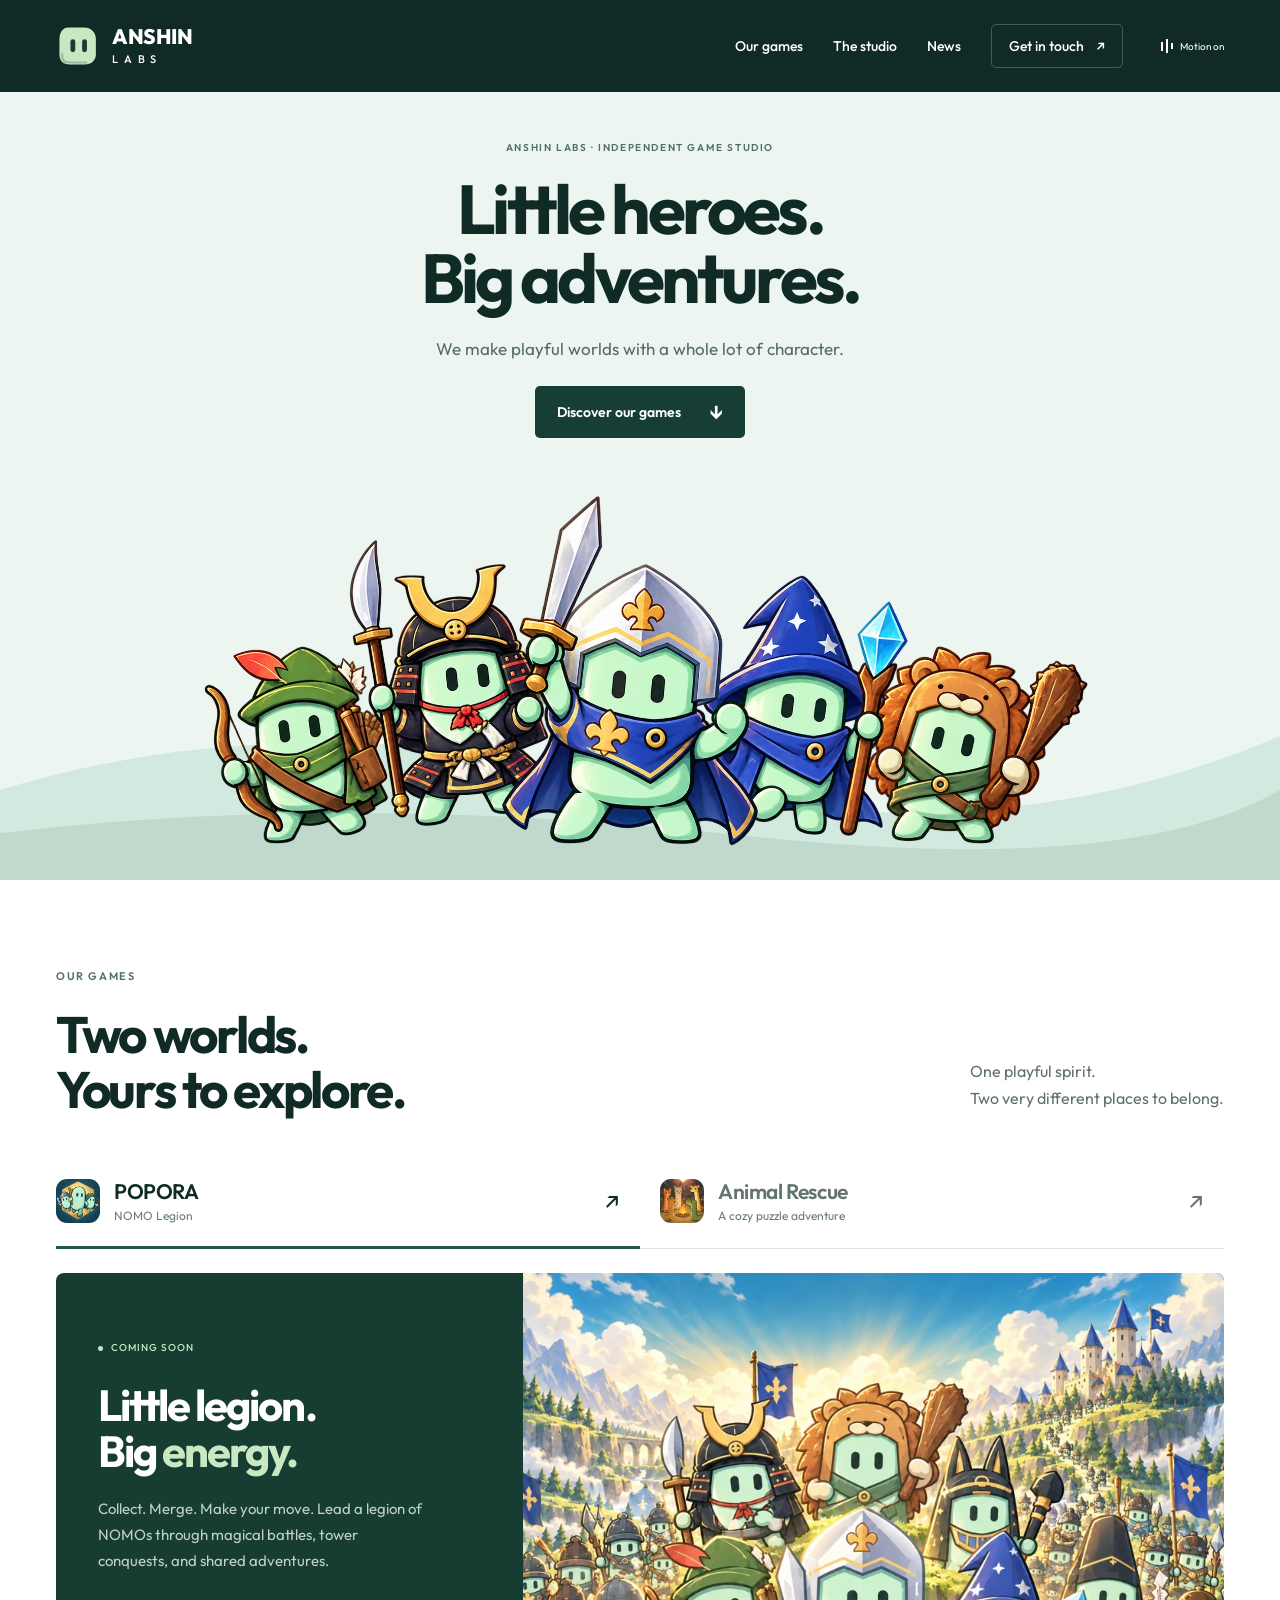
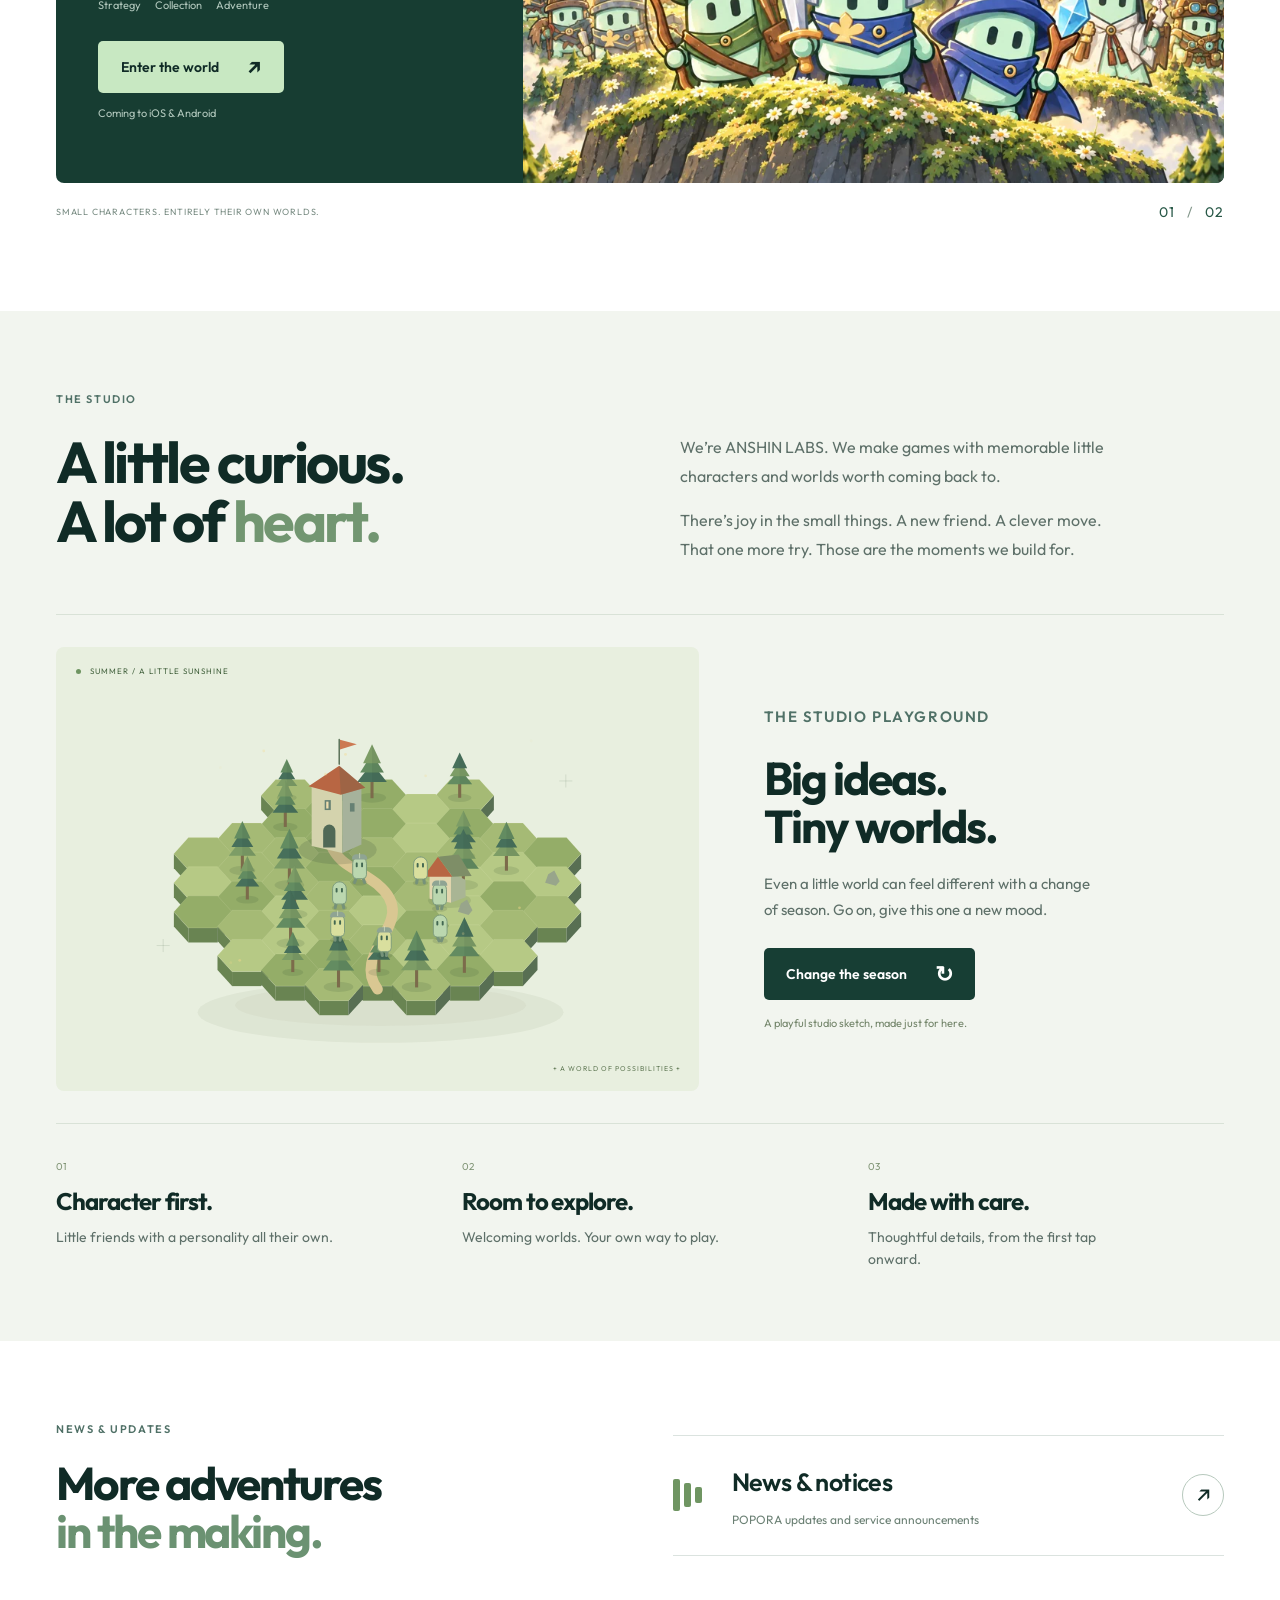
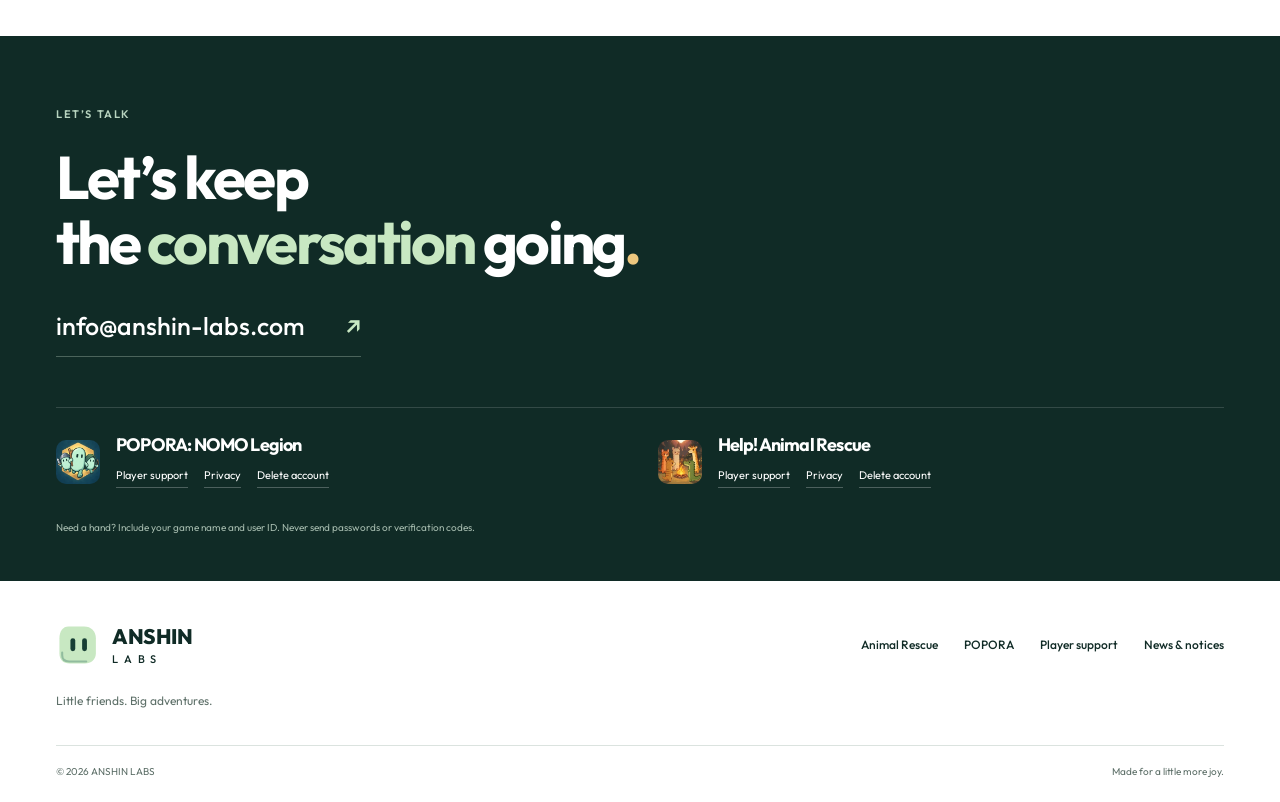
<file: index.html>
<!doctype html><html lang="en"><head><meta charset="utf-8"><meta name="viewport" content="width=device-width,initial-scale=1"><title>Little friends. Big adventures. · ANSHIN LABS</title><meta name="description" content="Little friends. Big adventures. Discover Animal Rescue and POPORA: NOMO Legion from ANSHIN LABS."><meta name="theme-color" content="#102b26"><meta property="og:title" content="Little friends. Big adventures. · ANSHIN LABS"><meta property="og:description" content="Little friends. Big adventures. Discover Animal Rescue and POPORA: NOMO Legion from ANSHIN LABS."><meta property="og:type" content="website"><meta property="og:image" content="https://anshin-labs.com/assets/popora-world.webp"><meta property="og:url" content="https://anshin-labs.com/"><link rel="canonical" href="https://anshin-labs.com/"><link rel="icon" href="/assets/favicon-v2.svg" type="image/svg+xml"><link rel="icon" href="/assets/favicon-v2-32.png" type="image/png" sizes="32x32"><link rel="apple-touch-icon" href="/assets/apple-touch-icon-v2.png" sizes="180x180"><link rel="stylesheet" href="/site.css"><link rel="stylesheet" href="/experience.css?v=58e7bd1fc8e7"><script defer src="/site.js"></script><script defer src="/experience.js?v=60831cad5b4f"></script></head><body data-view="home"><a class="skip" href="#main">Skip to content</a><div class="reading-progress" aria-hidden="true"></div><div class="header-shell"><header class="header wrap"><a class="brand" href="/" aria-label="ANSHIN LABS home"><img src="/assets/studio-mark-v2.svg" width="44" height="44" alt=""><span class="brand-wordmark">ANSHIN<span>LABS</span></span></a><nav aria-label="Main navigation"><a href="/#games">Our games</a><a href="/#studio">The studio</a><a href="/popora/notices/">News</a><a class="nav-support" href="/#support">Get in touch <span aria-hidden="true">↗</span></a></nav><button class="motion-toggle" type="button" aria-pressed="false" aria-label="Pause decorative motion"><span class="motion-bars" aria-hidden="true"><i></i><i></i><i></i></span><span class="motion-label">Motion on</span></button></header></div><main id="main"><section class="studio-hero" aria-labelledby="hero-title">
  <div class="hero-copy wrap">
    <p class="eyebrow">ANSHIN LABS · INDEPENDENT GAME STUDIO</p>
    <h1 id="hero-title">Little heroes.<br>Big adventures.</h1>
    <p>We make playful worlds with a whole lot of character.</p>
    <a class="button hero-button" href="#games">Discover our games <span aria-hidden="true">↓</span></a>
  </div>
  <div class="hero-cast" data-reveal>
    <svg class="hero-landscape" viewBox="0 0 1440 240" preserveAspectRatio="none" aria-hidden="true"><path d="M0 140Q330 40 720 130T1440 80V240H0Z" fill="#d2e9df"/><path d="M0 188Q390 142 830 190T1440 140V240H0Z" fill="#bfd9cc"/></svg>
    <img class="hero-nomos" src="/assets/nomo-studio-lineup-v2.webp" width="1774" height="887" alt="Five NOMO heroes: an archer, a samurai, a silver knight, a wizard and a lion-hood warrior" fetchpriority="high">
  </div>
</section>
<section class="worlds-section wrap" id="games" aria-labelledby="games-title">
  <div class="editorial-heading" data-reveal><div><p class="eyebrow">OUR GAMES</p><h2 id="games-title">Two worlds.<br>Yours to explore.</h2></div><p>One playful spirit.<br>Two very different places to belong.</p></div>
  <div class="world-tabs" role="tablist" aria-label="Explore our games">
    <button role="tab" id="tab-popora" aria-controls="world-popora" aria-selected="true" data-world="popora"><img src="/assets/popora-icon.webp" width="40" height="40" alt=""><span>POPORA<small>NOMO Legion</small></span><span class="tab-arrow" aria-hidden="true">↗</span></button>
    <button role="tab" id="tab-animal" aria-controls="world-animal" aria-selected="false" tabindex="-1" data-world="animal"><img src="/assets/animal-icon.webp" width="40" height="40" alt=""><span>Animal Rescue<small>A cozy puzzle adventure</small></span><span class="tab-arrow" aria-hidden="true">↗</span></button>
  </div>
  <div class="world-stage">
    <article class="world-panel" id="world-popora" role="tabpanel" aria-labelledby="tab-popora">
      <div class="world-visual"><img src="/assets/popora-legion.webp" width="1000" height="667" loading="lazy" alt="A colorful collection of NOMO heroes ready for battle"></div>
      <div class="world-description"><span class="release-pill"><i></i> COMING SOON</span><h3>Little legion.<br>Big <em>energy.</em></h3><p>Collect. Merge. Make your move. Lead a legion of NOMOs through magical battles, tower conquests, and shared adventures.</p><div class="genre-tags"><span>Strategy</span><span>Collection</span><span>Adventure</span></div><a class="button electric" href="/popora/">Enter the world <span aria-hidden="true">↗</span></a><span class="platform-note">Coming to iOS &amp; Android</span></div>
    </article>
    <article class="world-panel animal-panel" id="world-animal" role="tabpanel" aria-labelledby="tab-animal" hidden>
      <div class="world-visual"><img src="/assets/animal-world.webp" width="672" height="1536" loading="lazy" alt="Animal friends gathered around a glowing campfire in the forest"></div>
      <div class="world-description"><span class="release-pill"><i></i> AVAILABLE NOW</span><h3>Match a little.<br>Help <em>a lot.</em></h3><p>A gentle puzzle, a new animal friend, and a forest full of heart. Take a little time for a cozier kind of adventure.</p><div class="genre-tags"><span>Puzzles</span><span>Animal friends</span><span>Cozy worlds</span></div><a class="button electric" href="/animal-rescue.html">Explore the forest <span aria-hidden="true">↗</span></a><span class="platform-note">Play on iOS &amp; Android</span></div>
    </article>
  </div>
  <div class="world-stage-footer"><span>SMALL CHARACTERS. ENTIRELY THEIR OWN WORLDS.</span><span class="world-counter" aria-live="polite">01 <i>/</i> 02</span></div>
</section>
<section class="studio-section" id="studio" aria-labelledby="studio-title">
  <div class="wrap studio-intro" data-reveal><p class="eyebrow">THE STUDIO</p><h2 id="studio-title">A little curious.<br>A lot of <span>heart.</span></h2><div class="studio-paragraphs"><p>We’re ANSHIN LABS. We make games with memorable little characters and worlds worth coming back to.</p><p>There’s joy in the small things. A new friend. A clever move. That one more try. Those are the moments we build for.</p></div></div>
  <div class="playground wrap">
    <div class="playground-art"><canvas id="world-canvas" width="840" height="580" aria-label="An illustrated floating hexagon island with tiny NOMOs, trees, and a little tower">An illustrated island with little NOMOs.</canvas><div class="playground-readout"><span class="signal-dot"></span><span id="season-readout">SUMMER / A LITTLE SUNSHINE</span></div><span class="map-coordinate" aria-hidden="true">+ A WORLD OF POSSIBILITIES +</span></div>
    <div class="playground-copy"><p class="eyebrow">THE STUDIO PLAYGROUND</p><h3>Big ideas.<br>Tiny worlds.</h3><p>Even a little world can feel different with a change of season. Go on, give this one a new mood.</p><button class="button" id="change-season">Change the season <span aria-hidden="true">↻</span></button><p class="playground-note">A playful studio sketch, made just for here.</p></div>
  </div>
  <div class="studio-principles wrap"><div><span>01</span><h3>Character first.</h3><p>Little friends with a personality all their own.</p></div><div><span>02</span><h3>Room to explore.</h3><p>Welcoming worlds. Your own way to play.</p></div><div><span>03</span><h3>Made with care.</h3><p>Thoughtful details, from the first tap onward.</p></div></div>
</section>
<section class="dispatch-section wrap" data-reveal><div><p class="eyebrow">NEWS &amp; UPDATES</p><h2>More adventures<br><em>in the making.</em></h2></div><a class="dispatch-link" href="/popora/notices/"><span class="dispatch-icon" aria-hidden="true"><i></i><i></i><i></i></span><span>News &amp; notices<small>POPORA updates and service announcements</small></span><span class="circle-arrow" aria-hidden="true">↗</span></a></section>
<section class="contact-section" id="support"><div class="wrap"><p class="eyebrow">LET’S TALK</p><h2>Let’s keep<br>the <em>conversation</em> going<span>.</span></h2><a class="contact-mail" href="mailto:info@anshin-labs.com">info@anshin-labs.com <span aria-hidden="true">↗</span></a><div class="contact-games"><article><img src="/assets/popora-icon.webp" alt="" width="44" height="44"><div><h3>POPORA: NOMO Legion</h3><div class="support-links"><a href="/popora/support.html">Player support</a><a href="/popora/privacy.html">Privacy</a><a href="/popora/delete-account.html">Delete account</a></div></div></article><article><img src="/assets/animal-icon.webp" alt="" width="44" height="44"><div><h3>Help! Animal Rescue</h3><div class="support-links"><a href="mailto:info@anshin-labs.com?subject=Animal%20Rescue%20Support">Player support</a><a href="/privacy.html">Privacy</a><a href="/delete-account.html">Delete account</a></div></div></article></div><p class="contact-hint">Need a hand? Include your game name and user ID. Never send passwords or verification codes.</p></div></section>
</main><footer class="footer wrap"><div><a class="brand" href="/"><img src="/assets/studio-mark-v2.svg" width="44" height="44" alt=""><span class="brand-wordmark">ANSHIN<span>LABS</span></span></a><p>Little friends. Big adventures.</p></div><div class="footer-links"><a href="/animal-rescue.html">Animal Rescue</a><a href="/popora/">POPORA</a><a href="/#support">Player support</a><a href="/popora/notices/">News &amp; notices</a></div><div class="copyright">© 2026 ANSHIN LABS<span>Made for a little more joy.</span></div></footer></body></html>
</file>
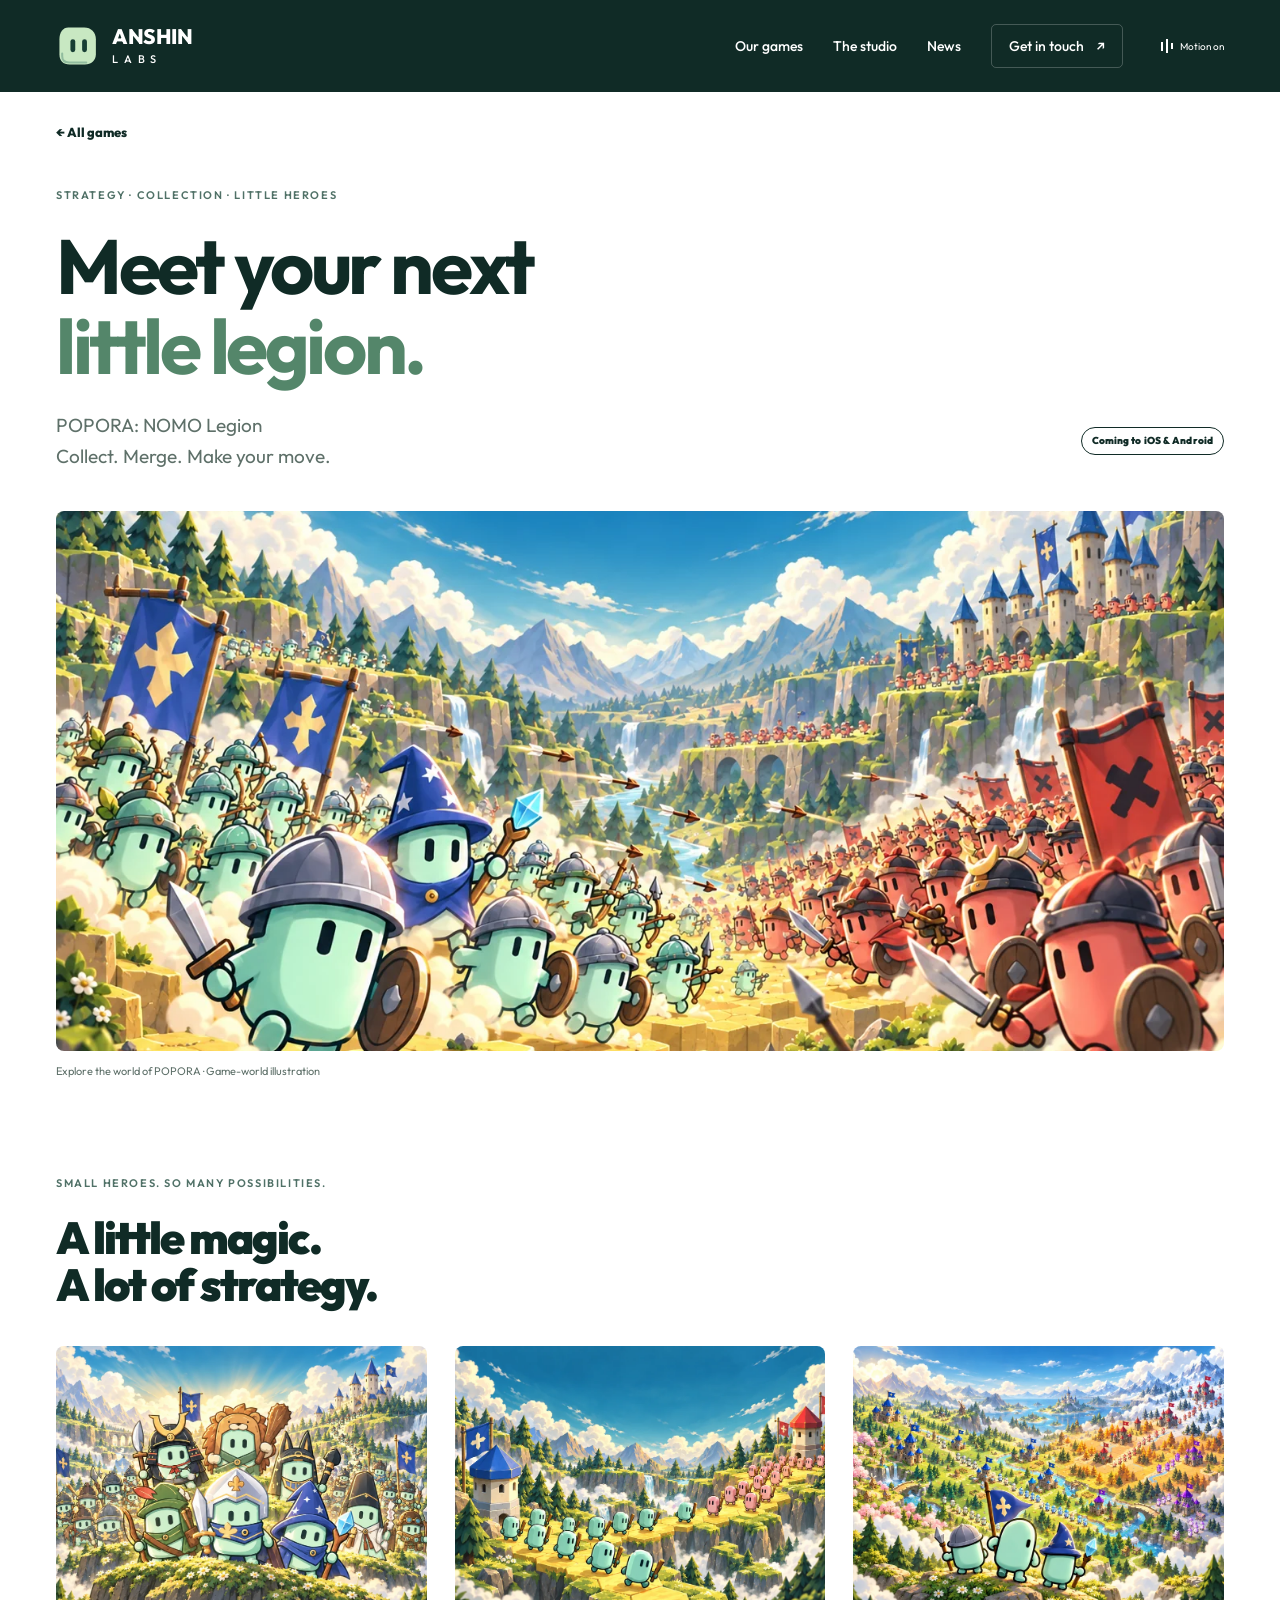
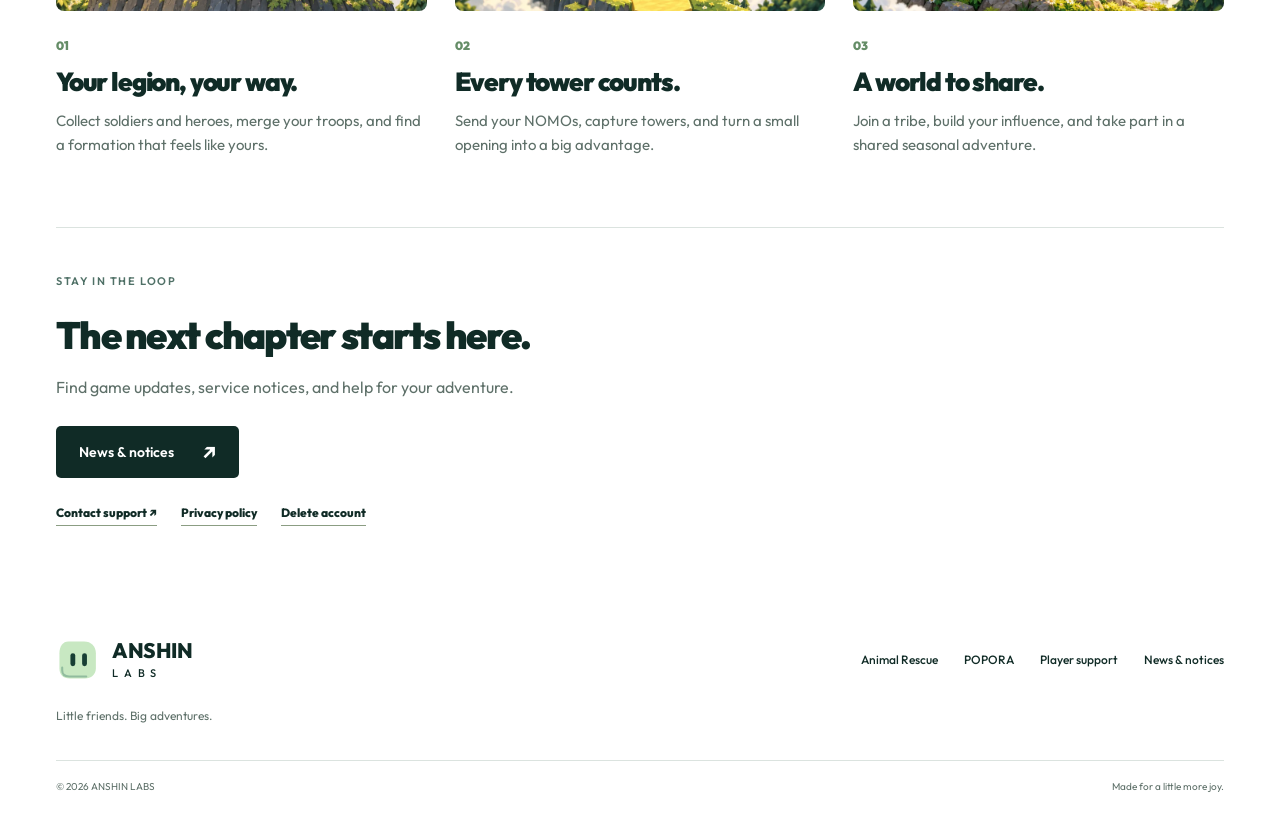
<file: popora/index.html>
<!doctype html><html lang="en"><head><meta charset="utf-8"><meta name="viewport" content="width=device-width,initial-scale=1"><title>POPORA: NOMO Legion · ANSHIN LABS</title><meta name="description" content="Little friends. Big adventures. Discover Animal Rescue and POPORA: NOMO Legion from ANSHIN LABS."><meta name="theme-color" content="#102b26"><meta property="og:title" content="POPORA: NOMO Legion · ANSHIN LABS"><meta property="og:description" content="Little friends. Big adventures. Discover Animal Rescue and POPORA: NOMO Legion from ANSHIN LABS."><meta property="og:type" content="website"><meta property="og:image" content="https://anshin-labs.com/assets/popora-world.webp"><meta property="og:url" content="https://anshin-labs.com/popora/"><link rel="canonical" href="https://anshin-labs.com/popora/"><link rel="icon" href="/assets/favicon-v2.svg" type="image/svg+xml"><link rel="icon" href="/assets/favicon-v2-32.png" type="image/png" sizes="32x32"><link rel="apple-touch-icon" href="/assets/apple-touch-icon-v2.png" sizes="180x180"><link rel="stylesheet" href="/site.css"><link rel="stylesheet" href="/experience.css?v=58e7bd1fc8e7"><script defer src="/site.js"></script><script defer src="/experience.js?v=60831cad5b4f"></script></head><body data-view="inner"><a class="skip" href="#main">Skip to content</a><div class="reading-progress" aria-hidden="true"></div><div class="header-shell"><header class="header wrap"><a class="brand" href="/" aria-label="ANSHIN LABS home"><img src="/assets/studio-mark-v2.svg" width="44" height="44" alt=""><span class="brand-wordmark">ANSHIN<span>LABS</span></span></a><nav aria-label="Main navigation"><a href="/#games">Our games</a><a href="/#studio">The studio</a><a href="/popora/notices/">News</a><a class="nav-support" href="/#support">Get in touch <span aria-hidden="true">↗</span></a></nav><button class="motion-toggle" type="button" aria-pressed="false" aria-label="Pause decorative motion"><span class="motion-bars" aria-hidden="true"><i></i><i></i><i></i></span><span class="motion-label">Motion on</span></button></header></div><main id="main"><section class="detail-intro wrap"><a class="back" href="/#games">← All games</a><p class="eyebrow">STRATEGY · COLLECTION · LITTLE HEROES</p><h1>Meet your next<br><em>little legion.</em></h1><div class="detail-sub"><p>POPORA: NOMO Legion<br>Collect. Merge. Make your move.</p><span class="pill">Coming to iOS &amp; Android</span></div><figure class="wide-art"><img class="" src="/assets/popora-world.webp" width="1440" height="960" alt="NOMO armies in a colorful fantasy valley" fetchpriority=high><figcaption>Explore the world of POPORA · Game-world illustration</figcaption></figure></section><section class="wrap detail-features"><p class="eyebrow">SMALL HEROES. SO MANY POSSIBILITIES.</p><h2>A little magic.<br>A lot of strategy.</h2><div class="feature-grid"><article><img class="" src="/assets/popora-legion.webp" width="1000" height="667" alt="Your legion, your way." loading=lazy><span class="feature-number">01</span><h3>Your legion, your way.</h3><p>Collect soldiers and heroes, merge your troops, and find a formation that feels like yours.</p></article><article><img class="" src="/assets/popora-towers.webp" width="1000" height="667" alt="Every tower counts." loading=lazy><span class="feature-number">02</span><h3>Every tower counts.</h3><p>Send your NOMOs, capture towers, and turn a small opening into a big advantage.</p></article><article><img class="" src="/assets/popora-tribes.webp" width="1000" height="667" alt="A world to share." loading=lazy><span class="feature-number">03</span><h3>A world to share.</h3><p>Join a tribe, build your influence, and take part in a shared seasonal adventure.</p></article></div></section><section class="detail-callout wrap"><div><p class="eyebrow">STAY IN THE LOOP</p><h2>The next chapter starts here.</h2><p>Find game updates, service notices, and help for your adventure.</p></div><a class="button" href="/popora/notices/">News &amp; notices<span aria-hidden="true">↗</span></a><div class="support-links"><a href="/popora/support.html">Contact support ↗</a><a href="/popora/privacy.html">Privacy policy</a><a href="/popora/delete-account.html">Delete account</a></div></section></main><footer class="footer wrap"><div><a class="brand" href="/"><img src="/assets/studio-mark-v2.svg" width="44" height="44" alt=""><span class="brand-wordmark">ANSHIN<span>LABS</span></span></a><p>Little friends. Big adventures.</p></div><div class="footer-links"><a href="/animal-rescue.html">Animal Rescue</a><a href="/popora/">POPORA</a><a href="/#support">Player support</a><a href="/popora/notices/">News &amp; notices</a></div><div class="copyright">© 2026 ANSHIN LABS<span>Made for a little more joy.</span></div></footer></body></html>
</file>
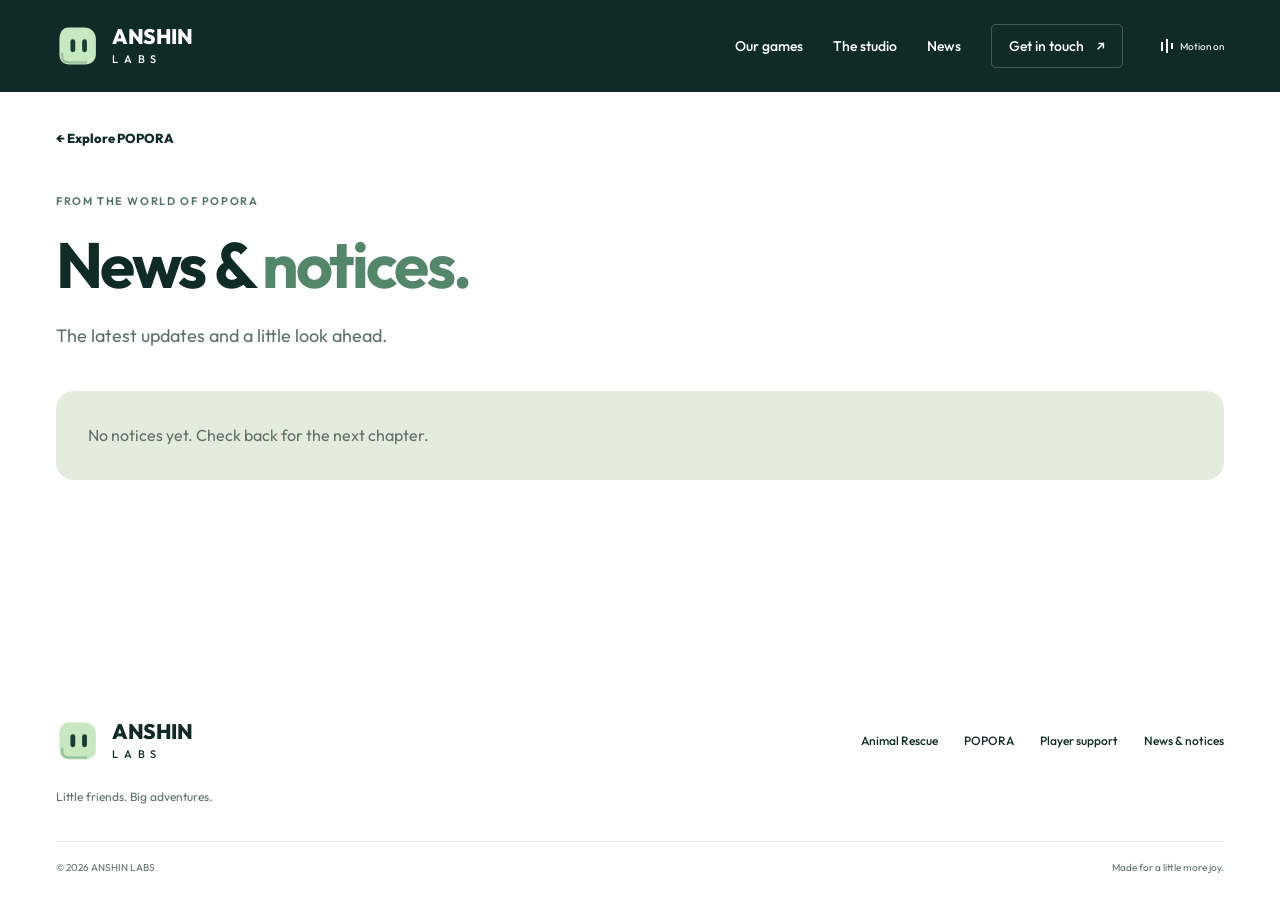
<file: popora/notices/index.html>
<!doctype html><html lang="en"><head><meta charset="utf-8"><meta name="viewport" content="width=device-width,initial-scale=1"><title>News &amp; notices · POPORA · ANSHIN LABS</title><meta name="description" content="Little friends. Big adventures. Discover Animal Rescue and POPORA: NOMO Legion from ANSHIN LABS."><meta name="theme-color" content="#102b26"><meta property="og:title" content="News &amp; notices · POPORA · ANSHIN LABS"><meta property="og:description" content="Little friends. Big adventures. Discover Animal Rescue and POPORA: NOMO Legion from ANSHIN LABS."><meta property="og:type" content="website"><meta property="og:image" content="https://anshin-labs.com/assets/popora-world.webp"><meta property="og:url" content="https://anshin-labs.com/popora/notices/"><link rel="canonical" href="https://anshin-labs.com/popora/notices/"><link rel="icon" href="/assets/favicon-v2.svg" type="image/svg+xml"><link rel="icon" href="/assets/favicon-v2-32.png" type="image/png" sizes="32x32"><link rel="apple-touch-icon" href="/assets/apple-touch-icon-v2.png" sizes="180x180"><link rel="stylesheet" href="/site.css"><link rel="stylesheet" href="/experience.css?v=58e7bd1fc8e7"><script defer src="/site.js"></script><script defer src="/experience.js?v=60831cad5b4f"></script><script defer src="/popora/notices/notice.js?v=574e712a2128"></script></head><body data-view="inner"><a class="skip" href="#main">Skip to content</a><div class="reading-progress" aria-hidden="true"></div><div class="header-shell"><header class="header wrap"><a class="brand" href="/" aria-label="ANSHIN LABS home"><img src="/assets/studio-mark-v2.svg" width="44" height="44" alt=""><span class="brand-wordmark">ANSHIN<span>LABS</span></span></a><nav aria-label="Main navigation"><a href="/#games">Our games</a><a href="/#studio">The studio</a><a href="/popora/notices/">News</a><a class="nav-support" href="/#support">Get in touch <span aria-hidden="true">↗</span></a></nav><button class="motion-toggle" type="button" aria-pressed="false" aria-label="Pause decorative motion"><span class="motion-bars" aria-hidden="true"><i></i><i></i><i></i></span><span class="motion-label">Motion on</span></button></header></div><main id="main"><section class="notices-shell wrap"><a class="back" href="/popora/">← Explore POPORA</a><p class="eyebrow">FROM THE WORLD OF POPORA</p><h1>News &amp; <em>notices.</em></h1><p class="lede">The latest updates and a little look ahead.</p><a id="all-notices" class="text-link" href="/popora/notices/" hidden>← All notices</a><div id="notices" aria-live="polite"><p class="notice-state">Loading the latest notices…</p></div></section></main><footer class="footer wrap"><div><a class="brand" href="/"><img src="/assets/studio-mark-v2.svg" width="44" height="44" alt=""><span class="brand-wordmark">ANSHIN<span>LABS</span></span></a><p>Little friends. Big adventures.</p></div><div class="footer-links"><a href="/animal-rescue.html">Animal Rescue</a><a href="/popora/">POPORA</a><a href="/#support">Player support</a><a href="/popora/notices/">News &amp; notices</a></div><div class="copyright">© 2026 ANSHIN LABS<span>Made for a little more joy.</span></div></footer></body></html>
</file>
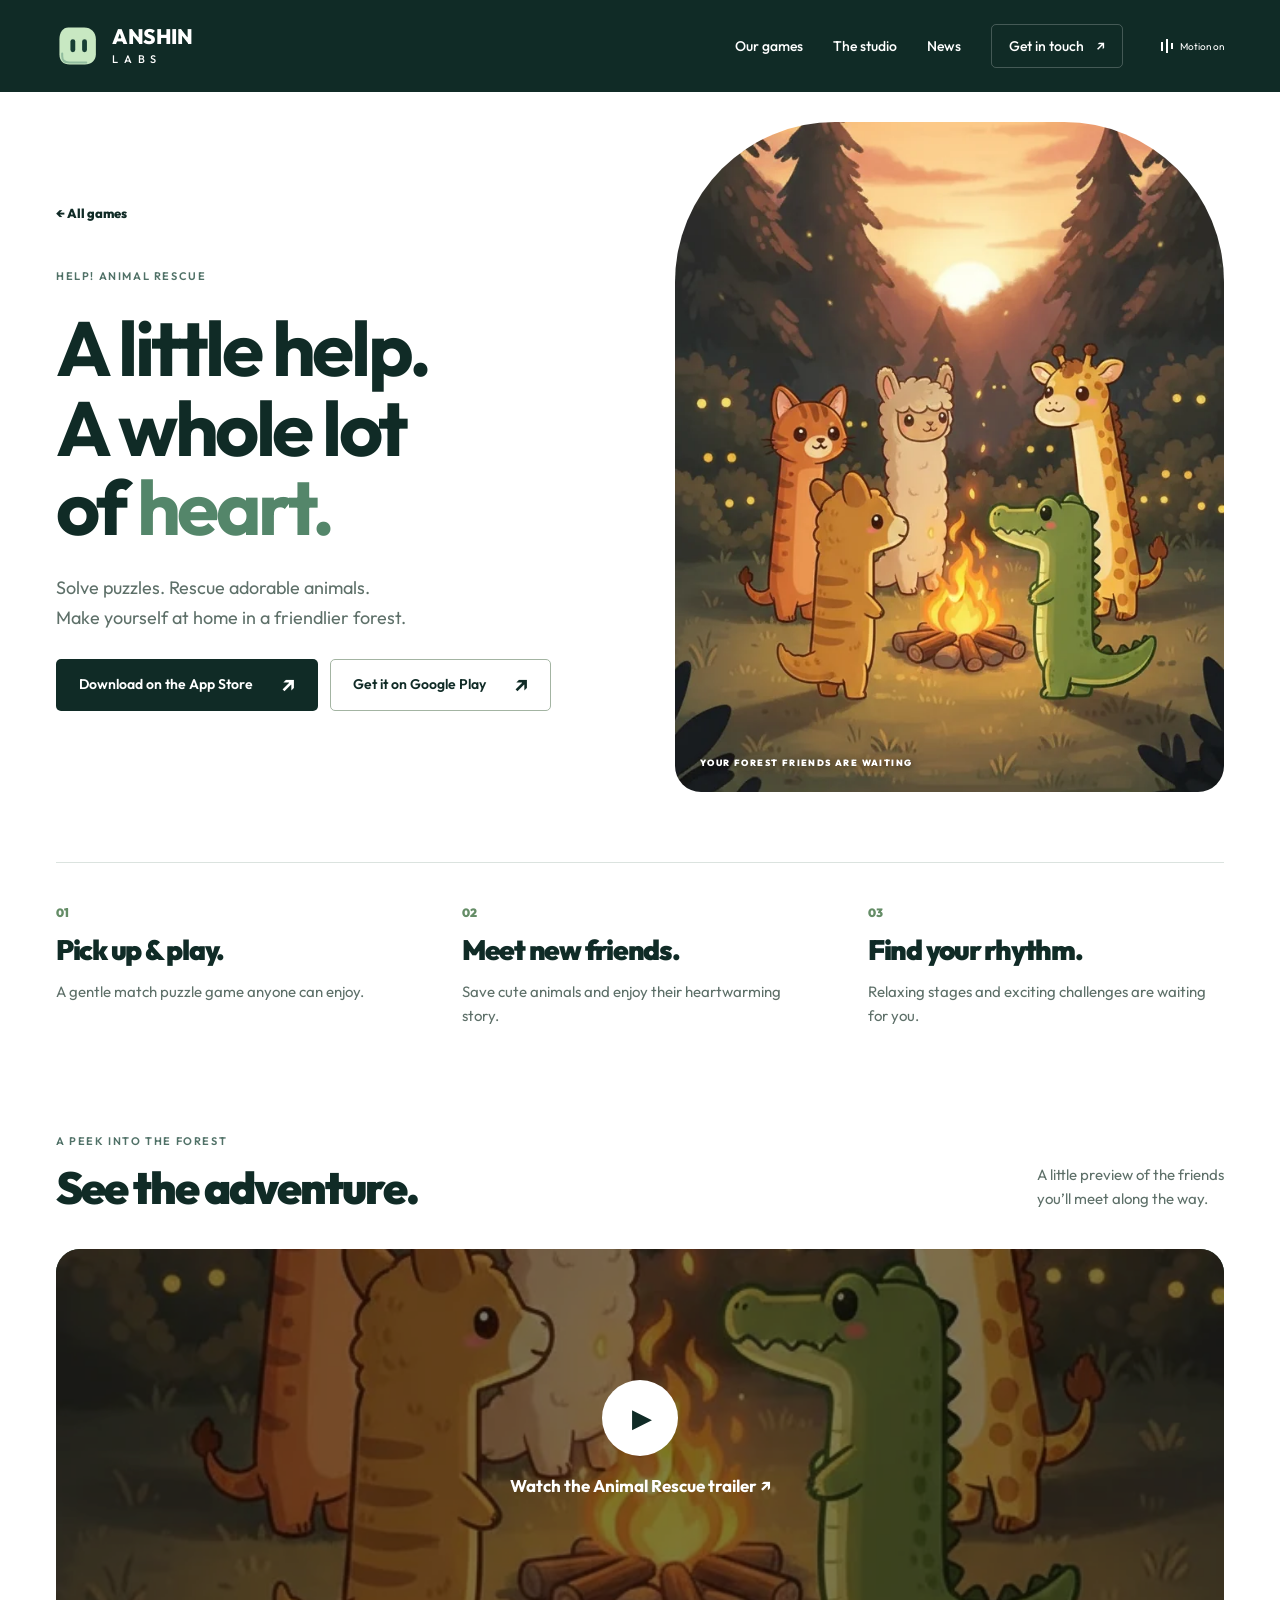
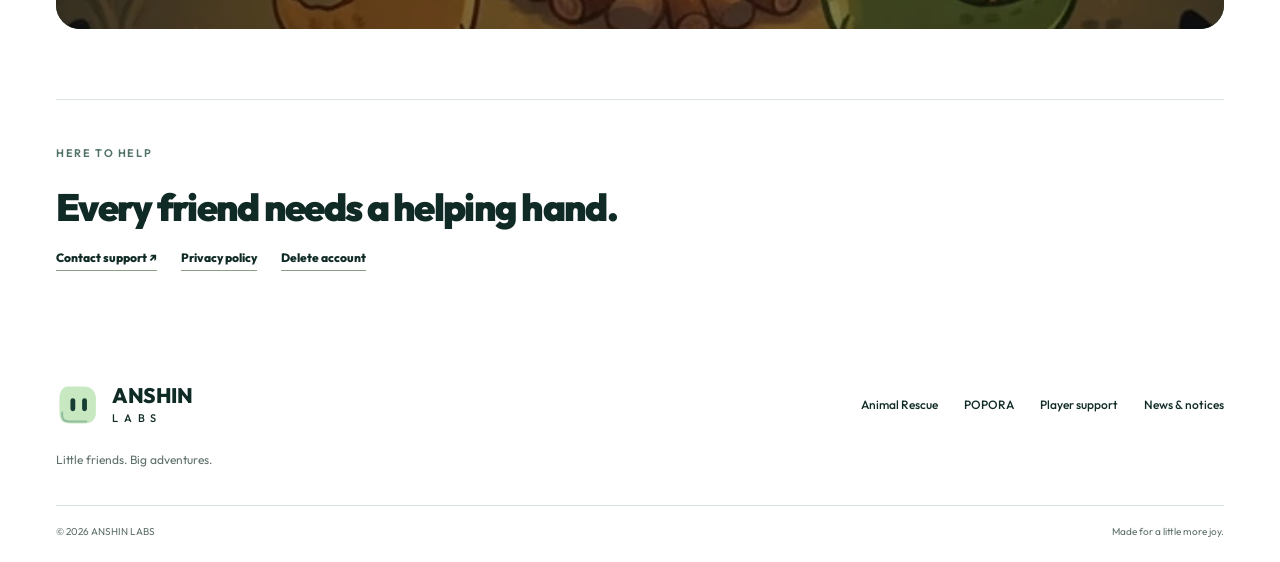
<file: animal-rescue.html>
<!doctype html><html lang="en"><head><meta charset="utf-8"><meta name="viewport" content="width=device-width,initial-scale=1"><title>Help! Animal Rescue · ANSHIN LABS</title><meta name="description" content="Little friends. Big adventures. Discover Animal Rescue and POPORA: NOMO Legion from ANSHIN LABS."><meta name="theme-color" content="#102b26"><meta property="og:title" content="Help! Animal Rescue · ANSHIN LABS"><meta property="og:description" content="Little friends. Big adventures. Discover Animal Rescue and POPORA: NOMO Legion from ANSHIN LABS."><meta property="og:type" content="website"><meta property="og:image" content="https://anshin-labs.com/assets/popora-world.webp"><meta property="og:url" content="https://anshin-labs.com/animal-rescue.html"><link rel="canonical" href="https://anshin-labs.com/animal-rescue.html"><link rel="icon" href="/assets/favicon-v2.svg" type="image/svg+xml"><link rel="icon" href="/assets/favicon-v2-32.png" type="image/png" sizes="32x32"><link rel="apple-touch-icon" href="/assets/apple-touch-icon-v2.png" sizes="180x180"><link rel="stylesheet" href="/site.css"><link rel="stylesheet" href="/experience.css?v=58e7bd1fc8e7"><script defer src="/site.js"></script><script defer src="/experience.js?v=60831cad5b4f"></script></head><body data-view="inner"><a class="skip" href="#main">Skip to content</a><div class="reading-progress" aria-hidden="true"></div><div class="header-shell"><header class="header wrap"><a class="brand" href="/" aria-label="ANSHIN LABS home"><img src="/assets/studio-mark-v2.svg" width="44" height="44" alt=""><span class="brand-wordmark">ANSHIN<span>LABS</span></span></a><nav aria-label="Main navigation"><a href="/#games">Our games</a><a href="/#studio">The studio</a><a href="/popora/notices/">News</a><a class="nav-support" href="/#support">Get in touch <span aria-hidden="true">↗</span></a></nav><button class="motion-toggle" type="button" aria-pressed="false" aria-label="Pause decorative motion"><span class="motion-bars" aria-hidden="true"><i></i><i></i><i></i></span><span class="motion-label">Motion on</span></button></header></div><main id="main"><section class="animal-intro wrap"><div><a class="back" href="/#games">← All games</a><p class="eyebrow">HELP! ANIMAL RESCUE</p><h1>A little help.<br>A whole lot<br>of <em>heart.</em></h1><p class="lede">Solve puzzles. Rescue adorable animals.<br>Make yourself at home in a friendlier forest.</p><div class="store-links"><a class="button" href="https://apps.apple.com/app/id6759999423">Download on the App Store<span aria-hidden="true">↗</span></a><a class="button outline" href="https://play.google.com/store/apps/details?id=com.toruyoshida.ZooPuzzle">Get it on Google Play<span aria-hidden="true">↗</span></a></div></div><div class="animal-portrait"><img class="" src="/assets/animal-world.webp" width="672" height="1536" alt="Friendly animals around a campfire in a sunset forest" fetchpriority=high><span class="image-note">YOUR FOREST FRIENDS ARE WAITING</span></div></section><section class="animal-points wrap"><article><span class="feature-number">01</span><h2>Pick up &amp; play.</h2><p>A gentle match puzzle game anyone can enjoy.</p></article><article><span class="feature-number">02</span><h2>Meet new friends.</h2><p>Save cute animals and enjoy their heartwarming story.</p></article><article><span class="feature-number">03</span><h2>Find your rhythm.</h2><p>Relaxing stages and exciting challenges are waiting for you.</p></article></section><section class="trailer-section wrap"><div class="section-heading"><div><p class="eyebrow">A PEEK INTO THE FOREST</p><h2>See the adventure.</h2></div><p>A little preview of the friends<br>you’ll meet along the way.</p></div><a class="video-preview" href="https://www.youtube.com/watch?v=itqfzraBHlI" target="_blank" rel="noopener noreferrer"><img class="" src="/assets/animal-world.webp" width="672" height="1536" alt="Animal Rescue forest trailer" loading=lazy><span class="play-icon" aria-hidden="true">▶</span><strong>Watch the Animal Rescue trailer <span aria-hidden="true">↗</span></strong></a></section><section class="detail-callout wrap"><p class="eyebrow">HERE TO HELP</p><h2>Every friend needs a helping hand.</h2><div class="support-links"><a href="mailto:info@anshin-labs.com?subject=Animal%20Rescue%20Support">Contact support ↗</a><a href="/privacy.html">Privacy policy</a><a href="/delete-account.html">Delete account</a></div></section></main><footer class="footer wrap"><div><a class="brand" href="/"><img src="/assets/studio-mark-v2.svg" width="44" height="44" alt=""><span class="brand-wordmark">ANSHIN<span>LABS</span></span></a><p>Little friends. Big adventures.</p></div><div class="footer-links"><a href="/animal-rescue.html">Animal Rescue</a><a href="/popora/">POPORA</a><a href="/#support">Player support</a><a href="/popora/notices/">News &amp; notices</a></div><div class="copyright">© 2026 ANSHIN LABS<span>Made for a little more joy.</span></div></footer></body></html>
</file>
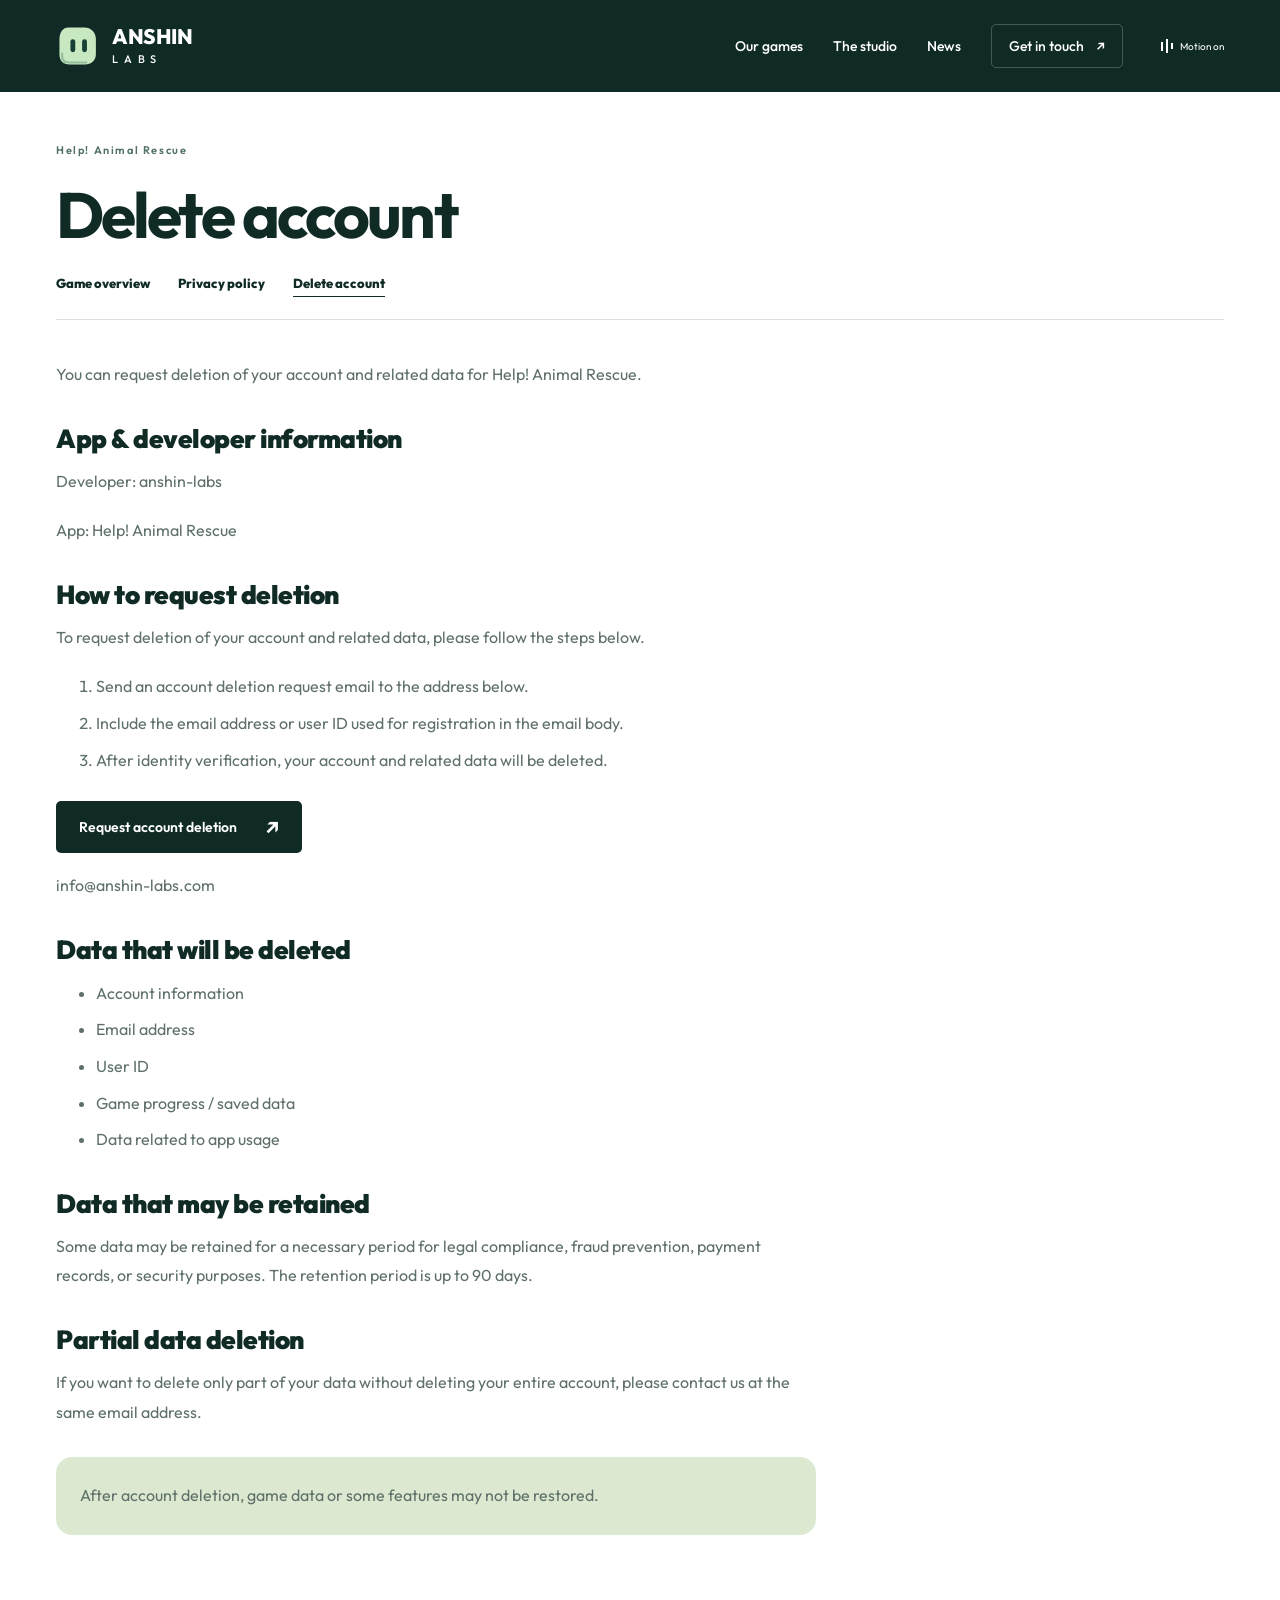
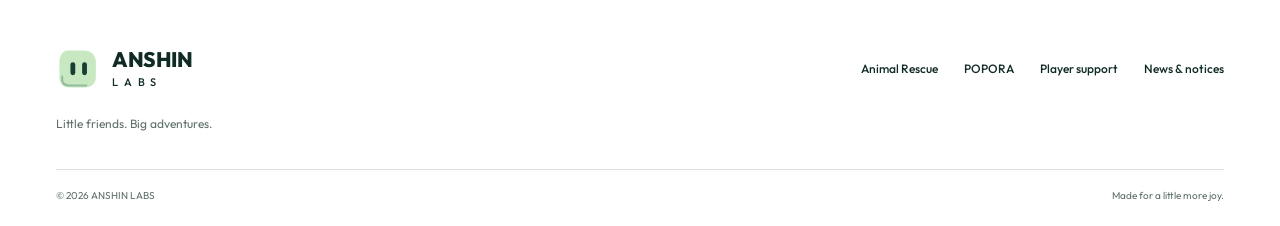
<file: delete-account.html>
<!doctype html><html lang="en"><head><meta charset="utf-8"><meta name="viewport" content="width=device-width,initial-scale=1"><title>Delete account · Help! Animal Rescue · ANSHIN LABS</title><meta name="description" content="Little friends. Big adventures. Discover Animal Rescue and POPORA: NOMO Legion from ANSHIN LABS."><meta name="theme-color" content="#102b26"><meta property="og:title" content="Delete account · Help! Animal Rescue · ANSHIN LABS"><meta property="og:description" content="Little friends. Big adventures. Discover Animal Rescue and POPORA: NOMO Legion from ANSHIN LABS."><meta property="og:type" content="website"><meta property="og:image" content="https://anshin-labs.com/assets/popora-world.webp"><meta property="og:url" content="https://anshin-labs.com/delete-account.html"><link rel="canonical" href="https://anshin-labs.com/delete-account.html"><link rel="icon" href="/assets/favicon-v2.svg" type="image/svg+xml"><link rel="icon" href="/assets/favicon-v2-32.png" type="image/png" sizes="32x32"><link rel="apple-touch-icon" href="/assets/apple-touch-icon-v2.png" sizes="180x180"><link rel="stylesheet" href="/site.css"><link rel="stylesheet" href="/experience.css?v=58e7bd1fc8e7"><script defer src="/site.js"></script><script defer src="/experience.js?v=60831cad5b4f"></script></head><body data-view="inner"><a class="skip" href="#main">Skip to content</a><div class="reading-progress" aria-hidden="true"></div><div class="header-shell"><header class="header wrap"><a class="brand" href="/" aria-label="ANSHIN LABS home"><img src="/assets/studio-mark-v2.svg" width="44" height="44" alt=""><span class="brand-wordmark">ANSHIN<span>LABS</span></span></a><nav aria-label="Main navigation"><a href="/#games">Our games</a><a href="/#studio">The studio</a><a href="/popora/notices/">News</a><a class="nav-support" href="/#support">Get in touch <span aria-hidden="true">↗</span></a></nav><button class="motion-toggle" type="button" aria-pressed="false" aria-label="Pause decorative motion"><span class="motion-bars" aria-hidden="true"><i></i><i></i><i></i></span><span class="motion-label">Motion on</span></button></header></div><main id="main"><section class="legal-shell wrap"><p class="eyebrow">Help! Animal Rescue</p><h1>Delete account</h1><nav class="legal-tabs" aria-label="Game support"><a href="/animal-rescue.html">Game overview</a><a href="/privacy.html" >Privacy policy</a><a href="/delete-account.html" aria-current=page>Delete account</a></nav><div class="legal-content"><p>You can request deletion of your account and related data for Help! Animal Rescue.</p><h2>App &amp; developer information</h2><p>Developer: anshin-labs</p><p>App: Help! Animal Rescue</p><h2>How to request deletion</h2><p>To request deletion of your account and related data, please follow the steps below.</p><ol><li>Send an account deletion request email to the address below.</li><li>Include the email address or user ID used for registration in the email body.</li><li>After identity verification, your account and related data will be deleted.</li></ol><a class="button" href="mailto:info@anshin-labs.com?subject=Animal%20Rescue%20Account%20Deletion%20Request">Request account deletion<span aria-hidden="true">↗</span></a><p>info@anshin-labs.com</p><h2>Data that will be deleted</h2><ul><li>Account information</li><li>Email address</li><li>User ID</li><li>Game progress / saved data</li><li>Data related to app usage</li></ul><h2>Data that may be retained</h2><p>Some data may be retained for a necessary period for legal compliance, fraud prevention, payment records, or security purposes. The retention period is up to 90 days.</p><h2>Partial data deletion</h2><p>If you want to delete only part of your data without deleting your entire account, please contact us at the same email address.</p><aside class="legal-notice"><p>After account deletion, game data or some features may not be restored.</p></aside></div></section></main><footer class="footer wrap"><div><a class="brand" href="/"><img src="/assets/studio-mark-v2.svg" width="44" height="44" alt=""><span class="brand-wordmark">ANSHIN<span>LABS</span></span></a><p>Little friends. Big adventures.</p></div><div class="footer-links"><a href="/animal-rescue.html">Animal Rescue</a><a href="/popora/">POPORA</a><a href="/#support">Player support</a><a href="/popora/notices/">News &amp; notices</a></div><div class="copyright">© 2026 ANSHIN LABS<span>Made for a little more joy.</span></div></footer></body></html>
</file>
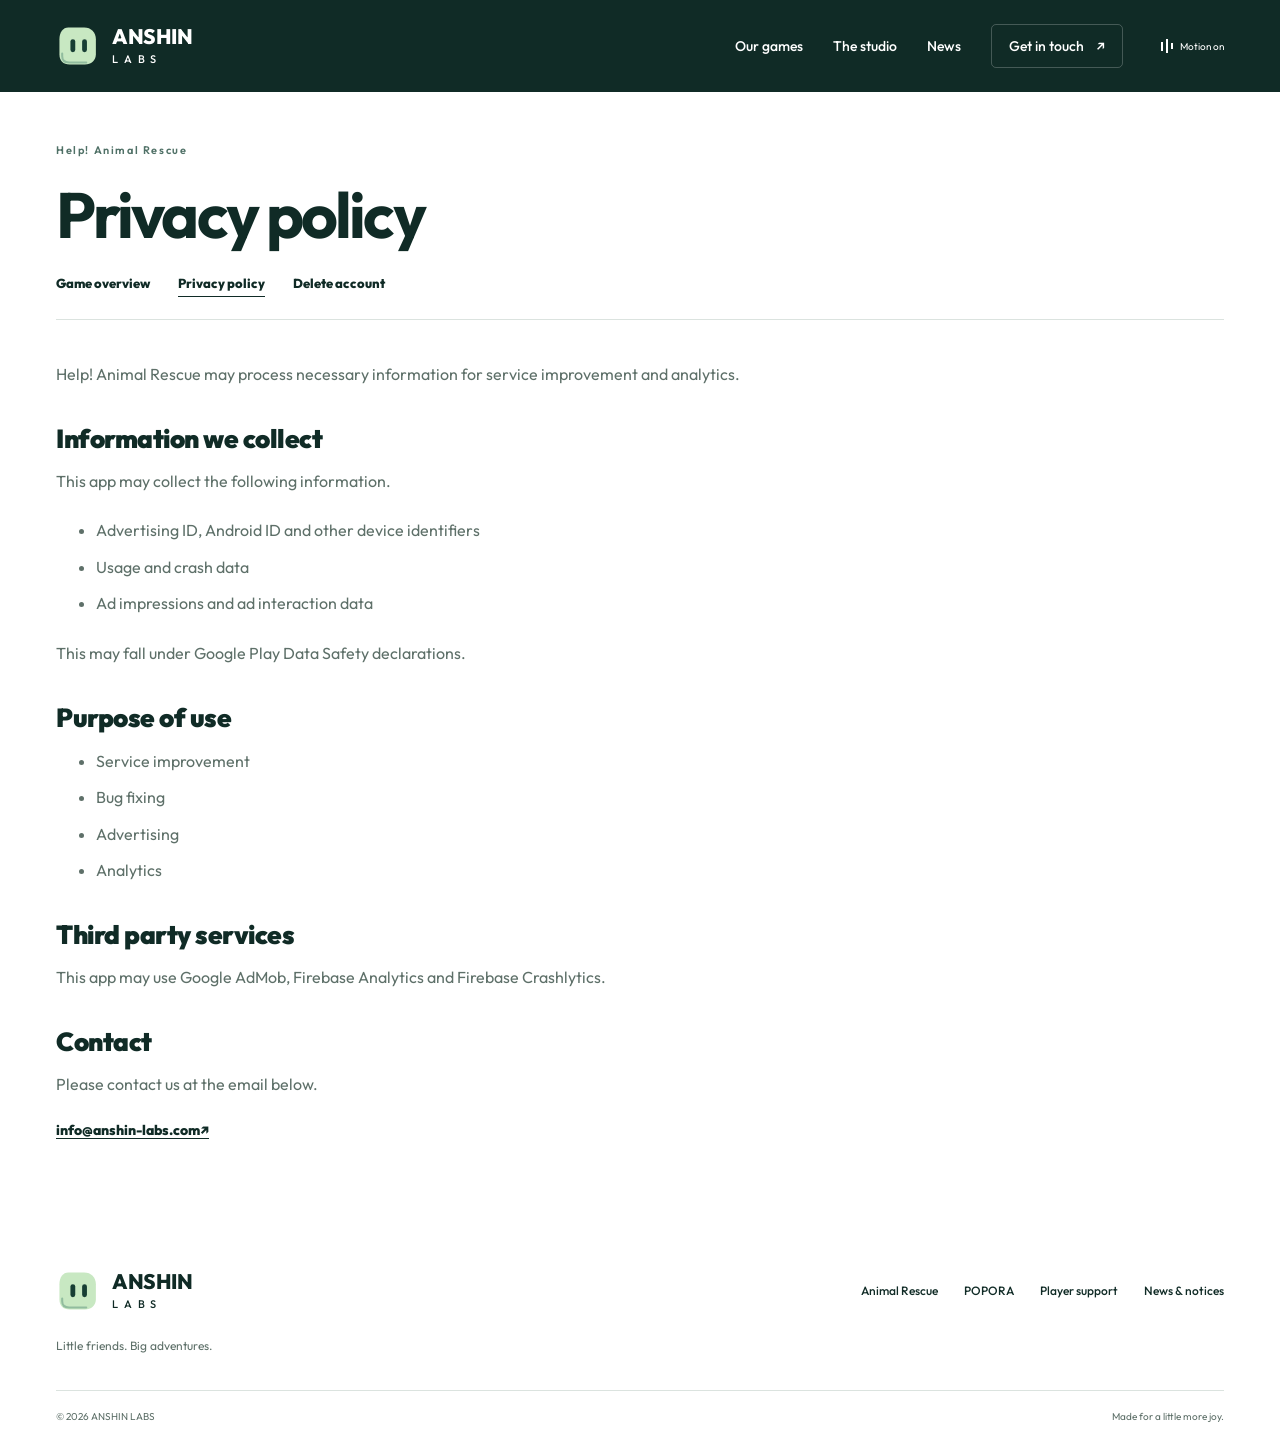
<file: privacy.html>
<!doctype html><html lang="en"><head><meta charset="utf-8"><meta name="viewport" content="width=device-width,initial-scale=1"><title>Privacy policy · Help! Animal Rescue · ANSHIN LABS</title><meta name="description" content="Little friends. Big adventures. Discover Animal Rescue and POPORA: NOMO Legion from ANSHIN LABS."><meta name="theme-color" content="#102b26"><meta property="og:title" content="Privacy policy · Help! Animal Rescue · ANSHIN LABS"><meta property="og:description" content="Little friends. Big adventures. Discover Animal Rescue and POPORA: NOMO Legion from ANSHIN LABS."><meta property="og:type" content="website"><meta property="og:image" content="https://anshin-labs.com/assets/popora-world.webp"><meta property="og:url" content="https://anshin-labs.com/privacy.html"><link rel="canonical" href="https://anshin-labs.com/privacy.html"><link rel="icon" href="/assets/favicon-v2.svg" type="image/svg+xml"><link rel="icon" href="/assets/favicon-v2-32.png" type="image/png" sizes="32x32"><link rel="apple-touch-icon" href="/assets/apple-touch-icon-v2.png" sizes="180x180"><link rel="stylesheet" href="/site.css"><link rel="stylesheet" href="/experience.css?v=58e7bd1fc8e7"><script defer src="/site.js"></script><script defer src="/experience.js?v=60831cad5b4f"></script></head><body data-view="inner"><a class="skip" href="#main">Skip to content</a><div class="reading-progress" aria-hidden="true"></div><div class="header-shell"><header class="header wrap"><a class="brand" href="/" aria-label="ANSHIN LABS home"><img src="/assets/studio-mark-v2.svg" width="44" height="44" alt=""><span class="brand-wordmark">ANSHIN<span>LABS</span></span></a><nav aria-label="Main navigation"><a href="/#games">Our games</a><a href="/#studio">The studio</a><a href="/popora/notices/">News</a><a class="nav-support" href="/#support">Get in touch <span aria-hidden="true">↗</span></a></nav><button class="motion-toggle" type="button" aria-pressed="false" aria-label="Pause decorative motion"><span class="motion-bars" aria-hidden="true"><i></i><i></i><i></i></span><span class="motion-label">Motion on</span></button></header></div><main id="main"><section class="legal-shell wrap"><p class="eyebrow">Help! Animal Rescue</p><h1>Privacy policy</h1><nav class="legal-tabs" aria-label="Game support"><a href="/animal-rescue.html">Game overview</a><a href="/privacy.html" aria-current=page>Privacy policy</a><a href="/delete-account.html" >Delete account</a></nav><div class="legal-content"><p>Help! Animal Rescue may process necessary information for service improvement and analytics.</p><h2>Information we collect</h2><p>This app may collect the following information.</p><ul><li>Advertising ID, Android ID and other device identifiers</li><li>Usage and crash data</li><li>Ad impressions and ad interaction data</li></ul><p>This may fall under Google Play Data Safety declarations.</p><h2>Purpose of use</h2><ul><li>Service improvement</li><li>Bug fixing</li><li>Advertising</li><li>Analytics</li></ul><h2>Third party services</h2><p>This app may use Google AdMob, Firebase Analytics and Firebase Crashlytics.</p><h2>Contact</h2><p>Please contact us at the email below.</p><a class="text-link" href="mailto:info@anshin-labs.com">info@anshin-labs.com<span aria-hidden="true">↗</span></a></div></section></main><footer class="footer wrap"><div><a class="brand" href="/"><img src="/assets/studio-mark-v2.svg" width="44" height="44" alt=""><span class="brand-wordmark">ANSHIN<span>LABS</span></span></a><p>Little friends. Big adventures.</p></div><div class="footer-links"><a href="/animal-rescue.html">Animal Rescue</a><a href="/popora/">POPORA</a><a href="/#support">Player support</a><a href="/popora/notices/">News &amp; notices</a></div><div class="copyright">© 2026 ANSHIN LABS<span>Made for a little more joy.</span></div></footer></body></html>
</file>
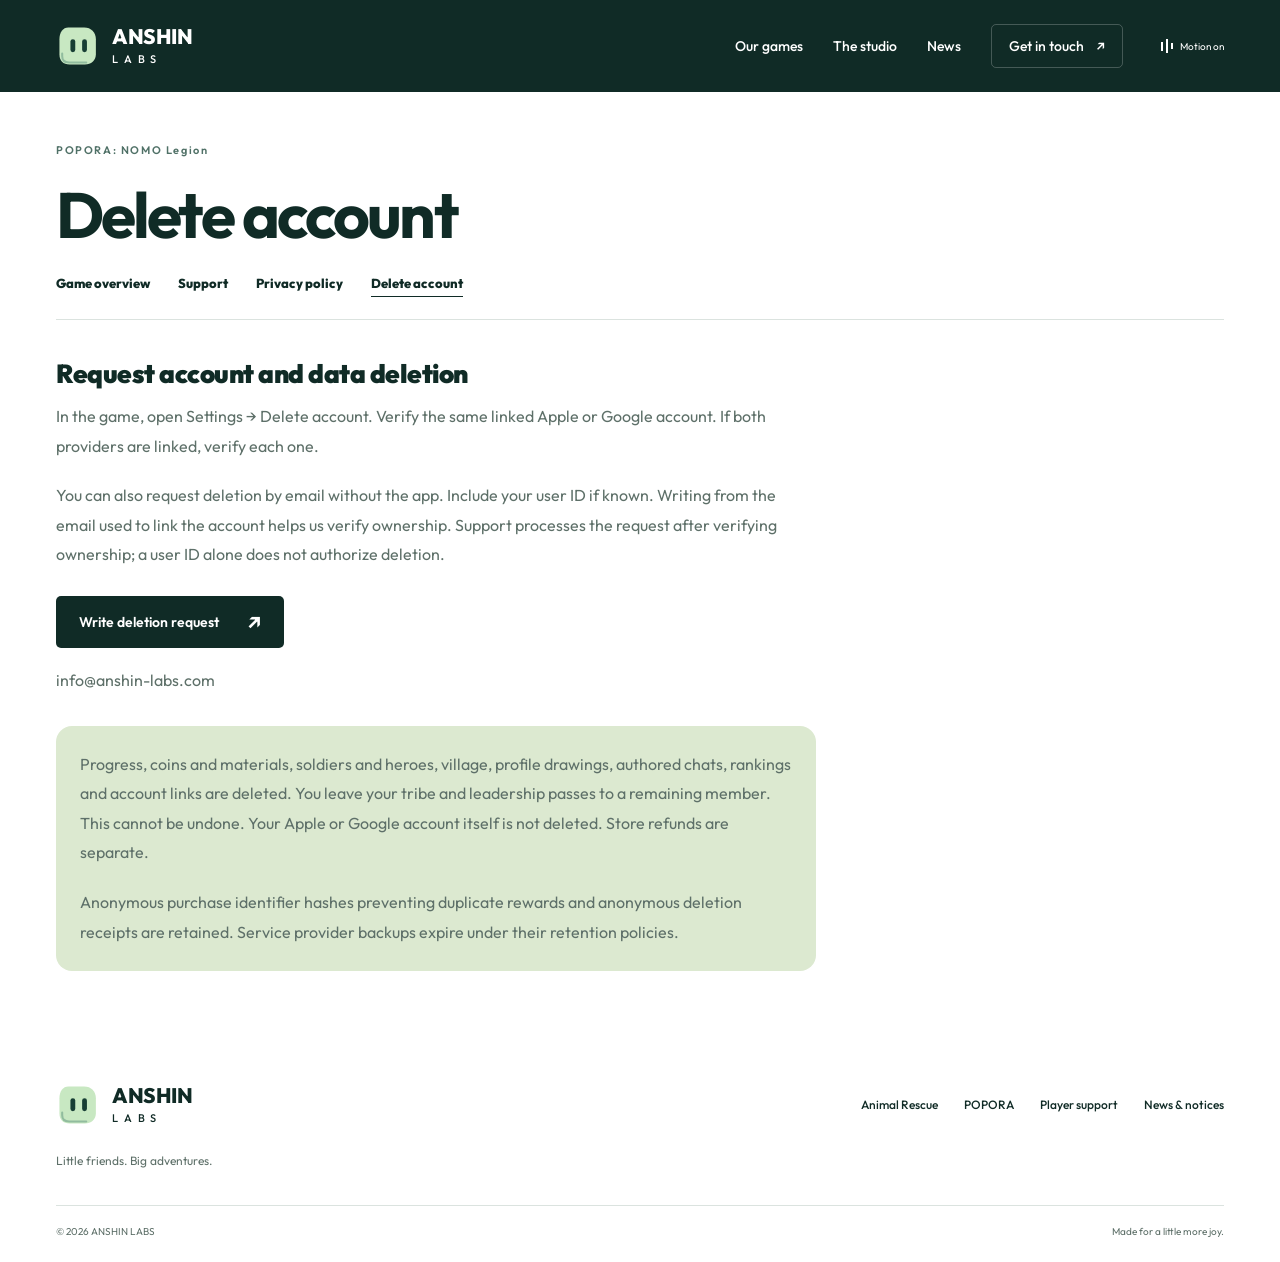
<file: popora/delete-account.html>
<!doctype html><html lang="en"><head><meta charset="utf-8"><meta name="viewport" content="width=device-width,initial-scale=1"><title>Delete account · POPORA: NOMO Legion · ANSHIN LABS</title><meta name="description" content="Little friends. Big adventures. Discover Animal Rescue and POPORA: NOMO Legion from ANSHIN LABS."><meta name="theme-color" content="#102b26"><meta property="og:title" content="Delete account · POPORA: NOMO Legion · ANSHIN LABS"><meta property="og:description" content="Little friends. Big adventures. Discover Animal Rescue and POPORA: NOMO Legion from ANSHIN LABS."><meta property="og:type" content="website"><meta property="og:image" content="https://anshin-labs.com/assets/popora-world.webp"><meta property="og:url" content="https://anshin-labs.com/popora/delete-account.html"><link rel="canonical" href="https://anshin-labs.com/popora/delete-account.html"><link rel="icon" href="/assets/favicon-v2.svg" type="image/svg+xml"><link rel="icon" href="/assets/favicon-v2-32.png" type="image/png" sizes="32x32"><link rel="apple-touch-icon" href="/assets/apple-touch-icon-v2.png" sizes="180x180"><link rel="stylesheet" href="/site.css"><link rel="stylesheet" href="/experience.css?v=58e7bd1fc8e7"><script defer src="/site.js"></script><script defer src="/experience.js?v=60831cad5b4f"></script></head><body data-view="inner"><a class="skip" href="#main">Skip to content</a><div class="reading-progress" aria-hidden="true"></div><div class="header-shell"><header class="header wrap"><a class="brand" href="/" aria-label="ANSHIN LABS home"><img src="/assets/studio-mark-v2.svg" width="44" height="44" alt=""><span class="brand-wordmark">ANSHIN<span>LABS</span></span></a><nav aria-label="Main navigation"><a href="/#games">Our games</a><a href="/#studio">The studio</a><a href="/popora/notices/">News</a><a class="nav-support" href="/#support">Get in touch <span aria-hidden="true">↗</span></a></nav><button class="motion-toggle" type="button" aria-pressed="false" aria-label="Pause decorative motion"><span class="motion-bars" aria-hidden="true"><i></i><i></i><i></i></span><span class="motion-label">Motion on</span></button></header></div><main id="main"><section class="legal-shell wrap"><p class="eyebrow">POPORA: NOMO Legion</p><h1>Delete account</h1><nav class="legal-tabs" aria-label="Game support"><a href="/popora/">Game overview</a><a href="/popora/support.html">Support</a><a href="/popora/privacy.html" >Privacy policy</a><a href="/popora/delete-account.html" aria-current=page>Delete account</a></nav><div class="legal-content"><h2>Request account and data deletion</h2><p>In the game, open Settings → Delete account. Verify the same linked Apple or Google account. If both providers are linked, verify each one.</p><p>You can also request deletion by email without the app. Include your user ID if known. Writing from the email used to link the account helps us verify ownership. Support processes the request after verifying ownership; a user ID alone does not authorize deletion.</p><a class="button" href="mailto:info@anshin-labs.com?subject=POPORA%20%E2%80%94%20Request%20account%20and%20data%20deletion">Write deletion request<span aria-hidden="true">↗</span></a><p>info@anshin-labs.com</p><aside class="legal-notice"><p>Progress, coins and materials, soldiers and heroes, village, profile drawings, authored chats, rankings and account links are deleted. You leave your tribe and leadership passes to a remaining member. This cannot be undone. Your Apple or Google account itself is not deleted. Store refunds are separate.</p><p>Anonymous purchase identifier hashes preventing duplicate rewards and anonymous deletion receipts are retained. Service provider backups expire under their retention policies.</p></aside></div></section></main><footer class="footer wrap"><div><a class="brand" href="/"><img src="/assets/studio-mark-v2.svg" width="44" height="44" alt=""><span class="brand-wordmark">ANSHIN<span>LABS</span></span></a><p>Little friends. Big adventures.</p></div><div class="footer-links"><a href="/animal-rescue.html">Animal Rescue</a><a href="/popora/">POPORA</a><a href="/#support">Player support</a><a href="/popora/notices/">News &amp; notices</a></div><div class="copyright">© 2026 ANSHIN LABS<span>Made for a little more joy.</span></div></footer></body></html>
</file>
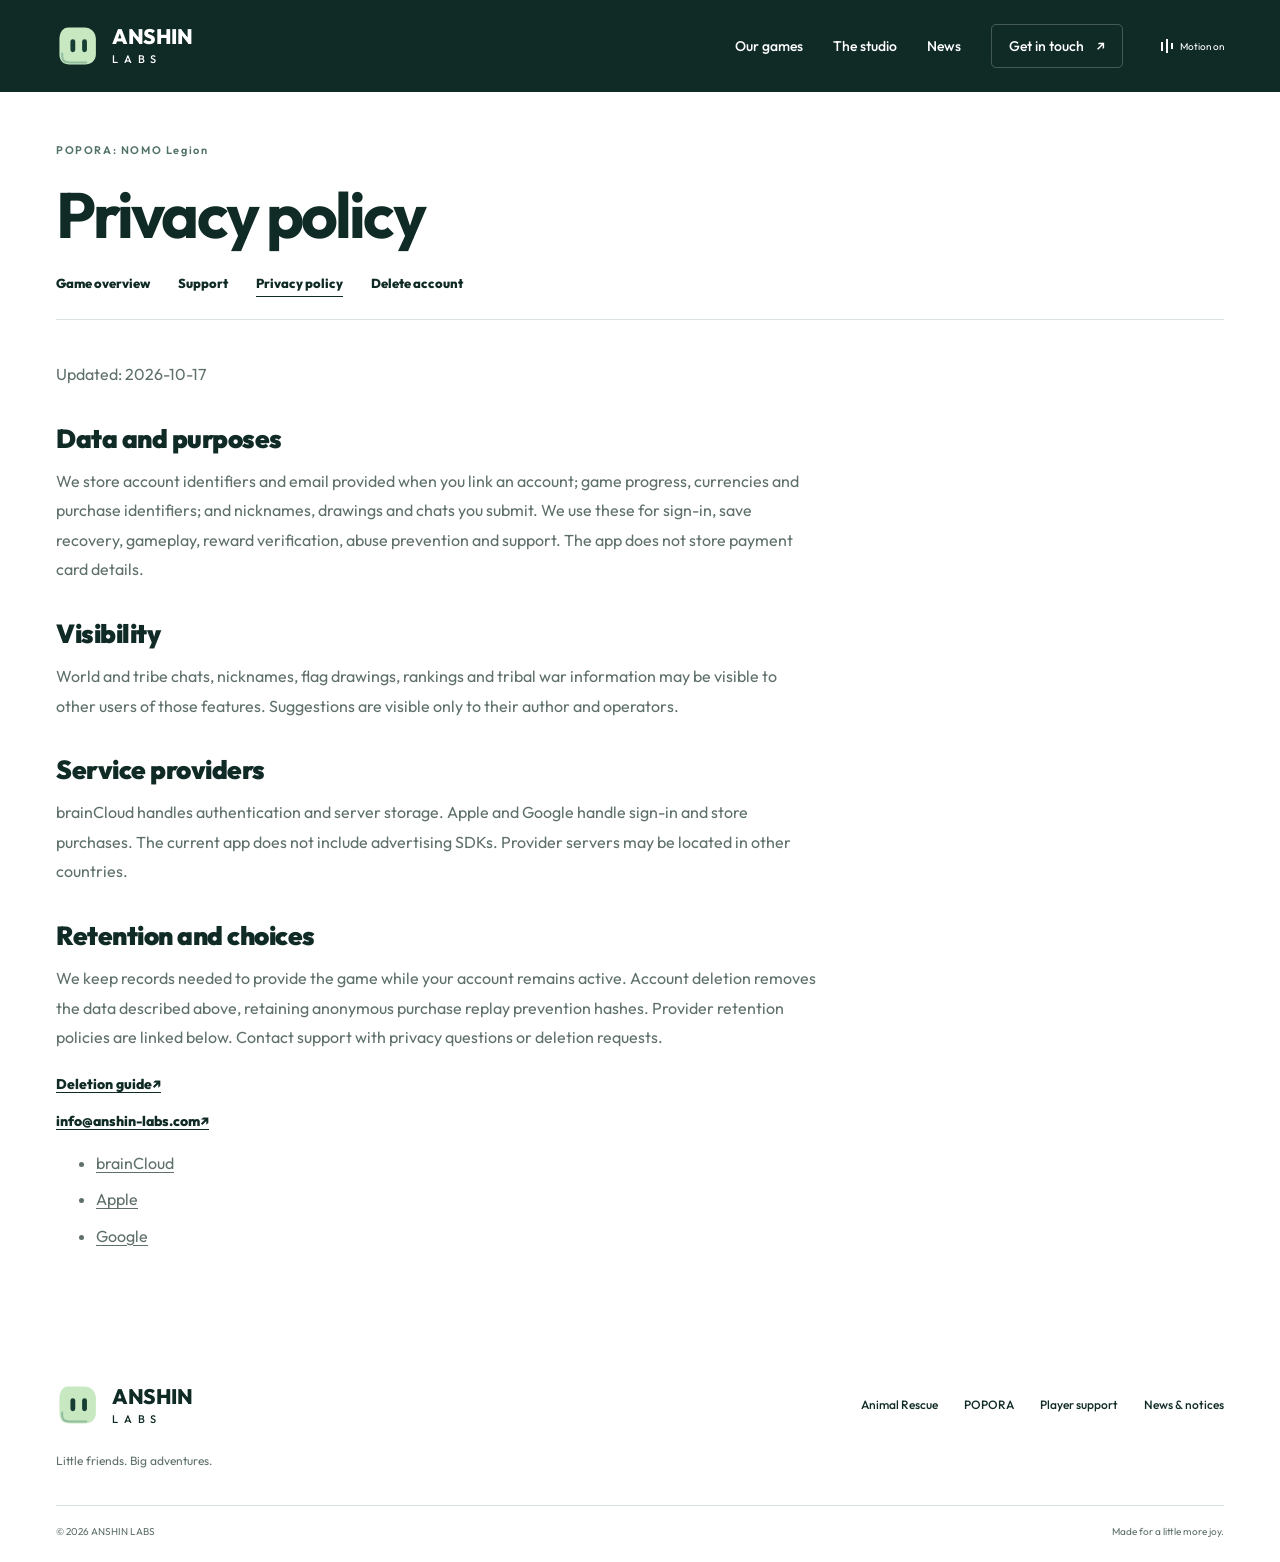
<file: popora/privacy.html>
<!doctype html><html lang="en"><head><meta charset="utf-8"><meta name="viewport" content="width=device-width,initial-scale=1"><title>Privacy policy · POPORA: NOMO Legion · ANSHIN LABS</title><meta name="description" content="Little friends. Big adventures. Discover Animal Rescue and POPORA: NOMO Legion from ANSHIN LABS."><meta name="theme-color" content="#102b26"><meta property="og:title" content="Privacy policy · POPORA: NOMO Legion · ANSHIN LABS"><meta property="og:description" content="Little friends. Big adventures. Discover Animal Rescue and POPORA: NOMO Legion from ANSHIN LABS."><meta property="og:type" content="website"><meta property="og:image" content="https://anshin-labs.com/assets/popora-world.webp"><meta property="og:url" content="https://anshin-labs.com/popora/privacy.html"><link rel="canonical" href="https://anshin-labs.com/popora/privacy.html"><link rel="icon" href="/assets/favicon-v2.svg" type="image/svg+xml"><link rel="icon" href="/assets/favicon-v2-32.png" type="image/png" sizes="32x32"><link rel="apple-touch-icon" href="/assets/apple-touch-icon-v2.png" sizes="180x180"><link rel="stylesheet" href="/site.css"><link rel="stylesheet" href="/experience.css?v=58e7bd1fc8e7"><script defer src="/site.js"></script><script defer src="/experience.js?v=60831cad5b4f"></script></head><body data-view="inner"><a class="skip" href="#main">Skip to content</a><div class="reading-progress" aria-hidden="true"></div><div class="header-shell"><header class="header wrap"><a class="brand" href="/" aria-label="ANSHIN LABS home"><img src="/assets/studio-mark-v2.svg" width="44" height="44" alt=""><span class="brand-wordmark">ANSHIN<span>LABS</span></span></a><nav aria-label="Main navigation"><a href="/#games">Our games</a><a href="/#studio">The studio</a><a href="/popora/notices/">News</a><a class="nav-support" href="/#support">Get in touch <span aria-hidden="true">↗</span></a></nav><button class="motion-toggle" type="button" aria-pressed="false" aria-label="Pause decorative motion"><span class="motion-bars" aria-hidden="true"><i></i><i></i><i></i></span><span class="motion-label">Motion on</span></button></header></div><main id="main"><section class="legal-shell wrap"><p class="eyebrow">POPORA: NOMO Legion</p><h1>Privacy policy</h1><nav class="legal-tabs" aria-label="Game support"><a href="/popora/">Game overview</a><a href="/popora/support.html">Support</a><a href="/popora/privacy.html" aria-current=page>Privacy policy</a><a href="/popora/delete-account.html" >Delete account</a></nav><div class="legal-content"><p>Updated: 2026-10-17</p><h2>Data and purposes</h2><p>We store account identifiers and email provided when you link an account; game progress, currencies and purchase identifiers; and nicknames, drawings and chats you submit. We use these for sign-in, save recovery, gameplay, reward verification, abuse prevention and support. The app does not store payment card details.</p><h2>Visibility</h2><p>World and tribe chats, nicknames, flag drawings, rankings and tribal war information may be visible to other users of those features. Suggestions are visible only to their author and operators.</p><h2>Service providers</h2><p>brainCloud handles authentication and server storage. Apple and Google handle sign-in and store purchases. The current app does not include advertising SDKs. Provider servers may be located in other countries.</p><h2>Retention and choices</h2><p>We keep records needed to provide the game while your account remains active. Account deletion removes the data described above, retaining anonymous purchase replay prevention hashes. Provider retention policies are linked below. Contact support with privacy questions or deletion requests.</p><a class="text-link" href="/popora/delete-account.html">Deletion guide<span aria-hidden="true">↗</span></a><a class="text-link" href="mailto:info@anshin-labs.com">info@anshin-labs.com<span aria-hidden="true">↗</span></a><ul><li><a href="https://www.getbraincloud.com/trust/privacy/privacy-policy/">brainCloud</a></li><li><a href="https://www.apple.com/legal/privacy/">Apple</a></li><li><a href="https://policies.google.com/privacy">Google</a></li></ul></div></section></main><footer class="footer wrap"><div><a class="brand" href="/"><img src="/assets/studio-mark-v2.svg" width="44" height="44" alt=""><span class="brand-wordmark">ANSHIN<span>LABS</span></span></a><p>Little friends. Big adventures.</p></div><div class="footer-links"><a href="/animal-rescue.html">Animal Rescue</a><a href="/popora/">POPORA</a><a href="/#support">Player support</a><a href="/popora/notices/">News &amp; notices</a></div><div class="copyright">© 2026 ANSHIN LABS<span>Made for a little more joy.</span></div></footer></body></html>
</file>
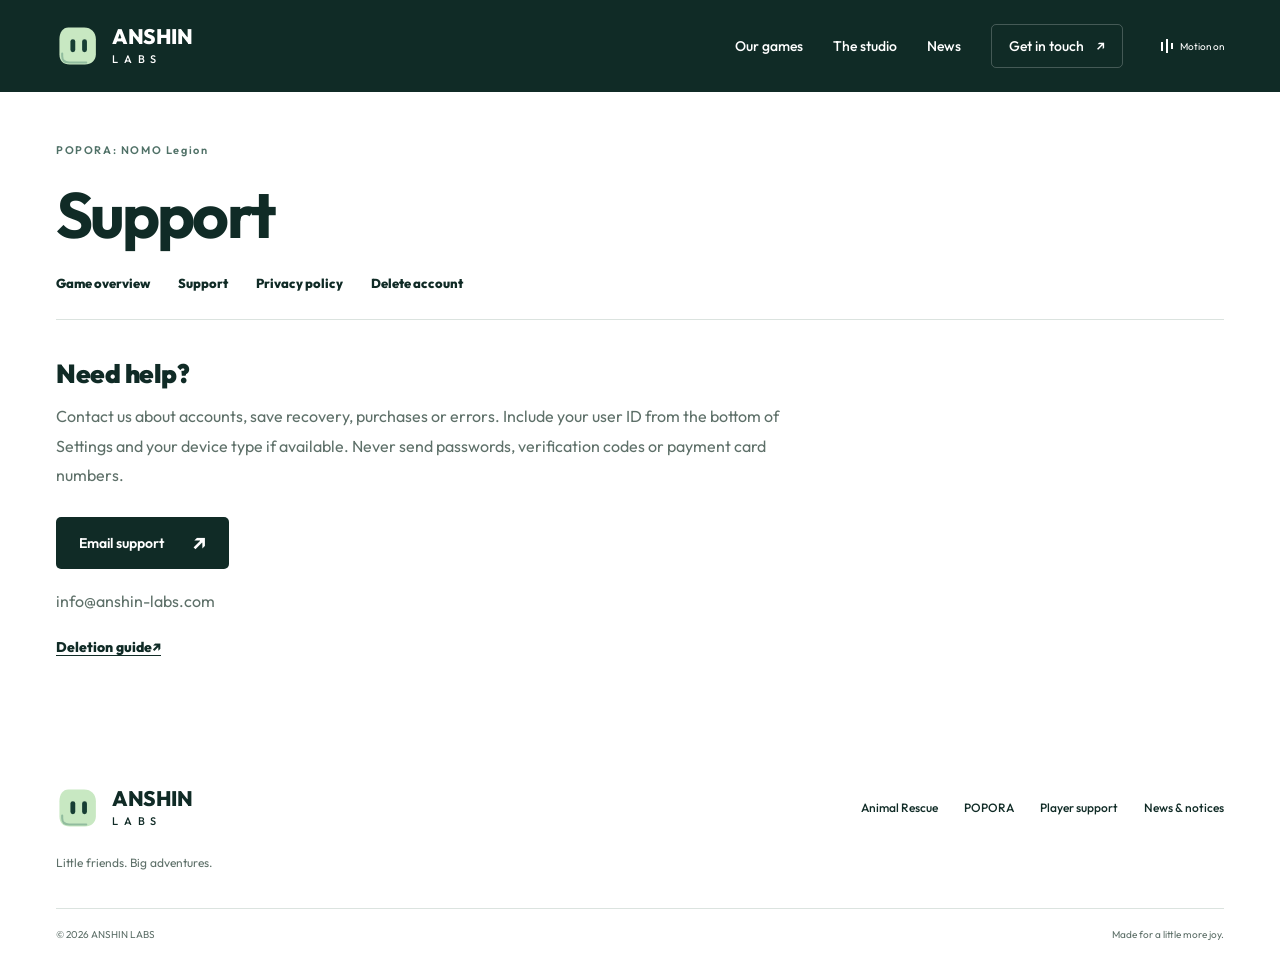
<file: popora/support.html>
<!doctype html><html lang="en"><head><meta charset="utf-8"><meta name="viewport" content="width=device-width,initial-scale=1"><title>Support · POPORA: NOMO Legion · ANSHIN LABS</title><meta name="description" content="Little friends. Big adventures. Discover Animal Rescue and POPORA: NOMO Legion from ANSHIN LABS."><meta name="theme-color" content="#102b26"><meta property="og:title" content="Support · POPORA: NOMO Legion · ANSHIN LABS"><meta property="og:description" content="Little friends. Big adventures. Discover Animal Rescue and POPORA: NOMO Legion from ANSHIN LABS."><meta property="og:type" content="website"><meta property="og:image" content="https://anshin-labs.com/assets/popora-world.webp"><meta property="og:url" content="https://anshin-labs.com/popora/support.html"><link rel="canonical" href="https://anshin-labs.com/popora/support.html"><link rel="icon" href="/assets/favicon-v2.svg" type="image/svg+xml"><link rel="icon" href="/assets/favicon-v2-32.png" type="image/png" sizes="32x32"><link rel="apple-touch-icon" href="/assets/apple-touch-icon-v2.png" sizes="180x180"><link rel="stylesheet" href="/site.css"><link rel="stylesheet" href="/experience.css?v=58e7bd1fc8e7"><script defer src="/site.js"></script><script defer src="/experience.js?v=60831cad5b4f"></script></head><body data-view="inner"><a class="skip" href="#main">Skip to content</a><div class="reading-progress" aria-hidden="true"></div><div class="header-shell"><header class="header wrap"><a class="brand" href="/" aria-label="ANSHIN LABS home"><img src="/assets/studio-mark-v2.svg" width="44" height="44" alt=""><span class="brand-wordmark">ANSHIN<span>LABS</span></span></a><nav aria-label="Main navigation"><a href="/#games">Our games</a><a href="/#studio">The studio</a><a href="/popora/notices/">News</a><a class="nav-support" href="/#support">Get in touch <span aria-hidden="true">↗</span></a></nav><button class="motion-toggle" type="button" aria-pressed="false" aria-label="Pause decorative motion"><span class="motion-bars" aria-hidden="true"><i></i><i></i><i></i></span><span class="motion-label">Motion on</span></button></header></div><main id="main"><section class="legal-shell wrap"><p class="eyebrow">POPORA: NOMO Legion</p><h1>Support</h1><nav class="legal-tabs" aria-label="Game support"><a href="/popora/">Game overview</a><a href="/popora/support.html">Support</a><a href="/popora/privacy.html" >Privacy policy</a><a href="/popora/delete-account.html" >Delete account</a></nav><div class="legal-content"><h2>Need help?</h2><p>Contact us about accounts, save recovery, purchases or errors. Include your user ID from the bottom of Settings and your device type if available. Never send passwords, verification codes or payment card numbers.</p><a class="button" href="mailto:info@anshin-labs.com?subject=POPORA%20%E2%80%94%20Support">Email support<span aria-hidden="true">↗</span></a><p>info@anshin-labs.com</p><a class="text-link" href="/popora/delete-account.html">Deletion guide<span aria-hidden="true">↗</span></a></div></section></main><footer class="footer wrap"><div><a class="brand" href="/"><img src="/assets/studio-mark-v2.svg" width="44" height="44" alt=""><span class="brand-wordmark">ANSHIN<span>LABS</span></span></a><p>Little friends. Big adventures.</p></div><div class="footer-links"><a href="/animal-rescue.html">Animal Rescue</a><a href="/popora/">POPORA</a><a href="/#support">Player support</a><a href="/popora/notices/">News &amp; notices</a></div><div class="copyright">© 2026 ANSHIN LABS<span>Made for a little more joy.</span></div></footer></body></html>
</file>
<file: site.css>
@import url('https://fonts.googleapis.com/css2?family=Nunito:wght@400;500;600;700;800;900;1000&display=swap');
:root {
  --paper:#f6f5ed;
  --ink:#183e35;
  --muted:#596d62;
  --line:#d9dfd4;
  --yellow:#f7cd6b;
  --green:#dce9d0;
}
* {
  box-sizing:border-box;
}
html {
  scroll-behavior:smooth;
  scroll-padding-top:24px;
}
body {
  margin:0;
  background:var(--paper);
  color:var(--ink);
  font-family:'Nunito',ui-rounded,system-ui,sans-serif;
  font-size:16px;
  line-height:1.6;
}
a {
  color:inherit;
  text-decoration:none;
}
button,a {
  -webkit-tap-highlight-color:transparent;
}
a:focus-visible,button:focus-visible {
  outline:3px solid #a85c15;
  outline-offset:5px;
}
img {
  display:block;
  max-width:100%;
  height:auto;
}
h1,h2,h3,p,figure {
  margin:0;
}
h1,h2,h3 {
  font-weight:900;
  line-height:1.04;
  letter-spacing:-.045em;
}
h1 {
  font-size:clamp(48px,5.7vw,86px);
}
h2 {
  font-size:clamp(34px,3.5vw,52px);
}
h3 {
  font-size:30px;
}
em {
  font-style:normal;
  color:#54866a;
}
p {
  color:var(--muted);
}
.wrap {
  max-width:1360px;
  margin-inline:auto;
  width:calc(100% - 112px);
}
.skip {
  position:absolute;
  top:-80px;
  left:20px;
  background:var(--ink);
  color:white;
  padding:12px 20px;
  z-index:10;
}
.skip:focus {
  top:12px;
}
.header {
  height:110px;
  display:flex;
  align-items:center;
  justify-content:space-between;
  gap:24px;
}
.brand {
  display:inline-flex;
  gap:11px;
  align-items:center;
  font-size:20px;
  font-weight:1000;
  letter-spacing:-.6px;
  line-height:1;
}
.brand-light {
  font-weight:500;
  margin-left:5px;
}
.header nav {
  display:flex;
  align-items:center;
  gap:32px;
  font-size:14px;
  font-weight:800;
}
.header nav>a {
  padding-block:12px;
}
.header nav>a:hover {
  color:#649264;
}
.header .nav-support {
  border:1px solid var(--line);
  border-radius:40px;
  padding:12px 20px;
  display:flex;
  gap:22px;
}
.eyebrow {
  font-size:11px;
  letter-spacing:1.5px;
  font-weight:900;
  color:var(--ink);
  margin-bottom:22px;
}
.tiny-spark {
  font-size:21px;
  vertical-align:middle;
  margin-right:8px;
}
.button {
  display:inline-flex;
  align-items:center;
  justify-content:space-between;
  gap:28px;
  min-height:52px;
  padding:13px 22px;
  border-radius:40px;
  background:var(--ink);
  color:var(--paper);
  font-size:14px;
  font-weight:900;
  transition:background .18s,transform .18s;
  border:1px solid transparent;
}
.button:hover {
  background:#315f4b;
  transform:translateY(-2px);
}
.button>span {
  font-size:22px;
  line-height:1;
}
.button.light {
  background:var(--paper);
  color:var(--ink);
}
.button.light:hover {
  background:#e1e9d9;
}
.button.outline {
  background:transparent;
  color:var(--ink);
  border-color:#a3b4a2;
}
.button.outline:hover {
  background:#e6ecdf;
}
.hero {
  display:grid;
  grid-template-columns:1fr 1.13fr;
  gap:36px;
  align-items:center;
  padding:28px 0 86px;
}
.hero-copy {
  padding-block:48px;
}
.hero-copy h1 {
  font-size:clamp(48px,5vw,76px);
  line-height:1.05;
  letter-spacing:-.05em;
}
.lede {
  font-size:18px;
  line-height:1.65;
  max-width:550px;
}
.hero-copy>.lede {
  margin:28px 0 30px;
}
.hero-foot {
  display:flex;
  gap:13px;
  align-items:center;
  font-size:12px;
  line-height:1.5;
  margin-top:48px;
  color:var(--muted);
}
.hero-foot strong {
  color:var(--ink);
}
.mini-icons {
  display:flex;
  padding-left:0;
}
.mini-icons img {
  border-radius:14px;
  border:3px solid var(--paper);
  width:43px;
  height:43px;
}
.mini-icons img+img {
  margin-left:-8px;
}
.hero-scene {
  position:relative;
  height:570px;
  border-radius:140px 36px 36px 36px;
  background:#c6dfd1;
  margin-bottom:25px;
}
.hero-scene>img {
  width:100%;
  height:100%;
  object-fit:cover;
  object-position:54% center;
  border-radius:inherit;
}
.scene-label {
  position:absolute;
  top:24px;
  right:20px;
  background:var(--paper);
  padding:9px 13px;
  border-radius:30px;
  font-size:9px;
  font-weight:900;
  letter-spacing:.6px;
  display:flex;
  align-items:center;
  gap:7px;
}
.live-dot {
  width:6px;
  height:6px;
  border-radius:50%;
  background:#648860;
}
.forest-ticket {
  position:absolute;
  left:-32px;
  bottom:-30px;
  width:204px;
  background:var(--paper);
  border:7px solid var(--paper);
  border-radius:22px;
  transform:rotate(-6deg);
  box-shadow:0 12px 28px #17342618;
  transition:transform .2s;
}
.forest-ticket:hover {
  transform:rotate(-2deg) translateY(-4px);
}
.forest-ticket>img {
  height:176px;
  width:100%;
  object-fit:cover;
  object-position:50% 74%;
  border-radius:15px;
}
.forest-ticket>span {
  display:flex;
  align-items:center;
  justify-content:space-between;
  gap:9px;
  font-size:11px;
  line-height:1.3;
  font-weight:900;
  padding:11px 6px 5px;
}
.forest-ticket b {
  font-size:22px;
}
.scene-stamp {
  position:absolute;
  bottom:28px;
  right:24px;
  width:87px;
  height:87px;
  border-radius:50%;
  background:var(--yellow);
  display:flex;
  flex-direction:column;
  align-items:center;
  justify-content:center;
  text-align:center;
  font-size:16px;
  line-height:1.03;
  font-weight:1000;
  transform:rotate(12deg);
  box-shadow:0 0 0 6px #f7cd6b55;
}
.scene-stamp svg {
  width:28px;
  height:15px;
  margin-top:4px;
}
.games {
  padding:45px 0 80px;
  border-top:1px solid var(--line);
}
.section-heading {
  display:flex;
  justify-content:space-between;
  align-items:flex-end;
  gap:30px;
  margin-bottom:38px;
}
.section-heading>p {
  font-size:15px;
  max-width:350px;
}
.section-heading .eyebrow {
  margin-bottom:14px;
}
.feature-game {
  display:grid;
  grid-template-columns:1.12fr 1fr;
  min-height:570px;
  border-radius:28px;
  overflow:hidden;
  margin-bottom:28px;
}
.feature-art {
  position:relative;
  overflow:hidden;
  min-width:0;
}
.feature-art>img {
  position:absolute;
  inset:0;
  width:100%;
  height:100%;
  object-fit:cover;
  transition:transform .55s;
}
.feature-art:hover>img {
  transform:scale(1.025);
}
.image-note {
  position:absolute;
  bottom:22px;
  left:25px;
  color:white;
  text-shadow:0 1px 6px #0009;
  font-size:9px;
  letter-spacing:1.4px;
  font-weight:900;
}
.feature-copy {
  padding:38px 46px 40px;
  display:flex;
  align-items:flex-start;
  flex-direction:column;
}
.popora-game {
  background:#1d443b;
  color:#f7f7eb;
}
.popora-game p {
  color:#d1dfcc;
}
.game-meta {
  display:flex;
  justify-content:space-between;
  align-items:center;
  width:100%;
  gap:12px;
  font-size:9px;
  letter-spacing:.8px;
  font-weight:900;
  margin-bottom:32px;
}
.pill {
  display:inline-flex;
  align-items:center;
  gap:6px;
  font-size:10px;
  font-weight:900;
  letter-spacing:.1px;
  border:1px solid currentColor;
  border-radius:30px;
  padding:5px 10px;
  white-space:nowrap;
}
.game-icon {
  width:55px;
  height:55px;
  border-radius:17px;
  margin-bottom:19px;
}
.feature-copy h3 {
  font-size:clamp(36px,3.4vw,51px);
  margin-bottom:16px;
}
.game-name {
  font-weight:900;
  font-size:15px;
  margin-bottom:12px;
}
.feature-copy>p:not(.game-name) {
  font-size:15px;
  max-width:360px;
  margin-bottom:27px;
  line-height:1.7;
}
.platforms {
  font-size:10px;
  letter-spacing:.4px;
  margin-top:12px;
  opacity:.8;
}
.animal-game {
  background:#e9d9b4;
  grid-template-columns:1fr 1.12fr;
}
.animal-game .feature-art {
  order:2;
}
.animal-game .feature-art>img {
  object-position:center 70%;
}
.animal-game .feature-copy {
  order:1;
}
.studio {
  padding:65px 0 100px;
  display:grid;
  grid-template-columns:110px 1fr 1.1fr;
  gap:40px;
  align-items:center;
}
.studio-symbol {
  font-size:120px;
  line-height:.8;
  font-weight:1000;
  position:relative;
  color:#507852;
}
.studio-symbol>span {
  position:absolute;
  font-size:56px;
  top:-28px;
  right:-1px;
  color:#d8a246;
}
.studio h2 {
  font-size:44px;
}
.studio-copy p {
  font-size:16px;
  margin-bottom:15px;
}
.handwritten {
  font-weight:800;
  color:#578160;
  font-size:14px;
}
.news-strip {
  padding:38px 0;
  display:flex;
  align-items:center;
  justify-content:space-between;
  gap:30px;
  border-block:1px solid var(--line);
  margin-bottom:90px;
}
.news-strip h2 {
  font-size:34px;
  margin-bottom:12px;
}
.news-strip .eyebrow {
  margin-bottom:12px;
}
.news-strip p {
  font-size:14px;
}
.support-section {
  background:#e5ecde;
  padding:70px 0 48px;
}
.support-grid {
  display:grid;
  grid-template-columns:1fr 1fr;
  gap:22px;
}
.support-grid article {
  border-top:1px solid #b7c6ae;
  padding:30px 0;
}
.support-grid article>img {
  border-radius:16px;
  margin-bottom:20px;
}
.support-grid h3 {
  font-size:23px;
  margin-bottom:20px;
  letter-spacing:-.5px;
}
.support-links {
  display:flex;
  gap:12px 24px;
  flex-wrap:wrap;
  font-size:12px;
  font-weight:800;
}
.support-links a {
  border-bottom:1px solid #8b9d83;
  padding-bottom:3px;
}
.support-links a:hover {
  text-decoration:underline;
}
.contact-row {
  display:flex;
  align-items:center;
  justify-content:space-between;
  gap:22px;
  margin-top:30px;
  padding-top:30px;
  border-top:1px solid #b7c6ae;
}
.contact-row>a {
  font-size:24px;
  font-weight:800;
  letter-spacing:-.5px;
}
.contact-row p {
  font-size:12px;
}
.footer {
  padding-block:42px 22px;
  display:flex;
  justify-content:space-between;
  align-items:start;
  flex-wrap:wrap;
  gap:35px;
}
.footer p {
  font-size:12px;
  margin-top:16px;
}
.footer-links {
  display:flex;
  gap:26px;
  font-size:12px;
  font-weight:800;
  padding-top:12px;
}
.copyright {
  width:100%;
  border-top:1px solid var(--line);
  padding-top:18px;
  display:flex;
  justify-content:space-between;
  font-size:10px;
  color:var(--muted);
}
.back {
  display:table;
  font-size:13px;
  font-weight:800;
  margin-bottom:44px;
}
.back:hover {
  text-decoration:underline;
}
.detail-intro {
  padding:30px 0 70px;
}
.detail-intro h1 {
  font-size:clamp(48px,6vw,88px);
}
.detail-sub {
  display:flex;
  justify-content:space-between;
  align-items:center;
  margin:24px 0 40px;
  gap:20px;
}
.detail-sub p {
  font-size:19px;
}
.wide-art {
  position:relative;
}
.wide-art>img {
  width:100%;
  height:540px;
  object-fit:cover;
  border-radius:26px;
}
.wide-art figcaption {
  font-size:11px;
  color:var(--muted);
  margin-top:12px;
}
.detail-features {
  padding:25px 0 70px;
}
.feature-grid {
  display:grid;
  grid-template-columns:repeat(3,1fr);
  gap:28px;
  margin-top:38px;
}
.feature-grid img {
  aspect-ratio:1.4;
  object-fit:cover;
  border-radius:20px;
  margin-bottom:25px;
}
.feature-number {
  font-size:12px;
  display:block;
  color:#658d67;
  font-weight:900;
  margin-bottom:13px;
}
.feature-grid h3 {
  font-size:26px;
  margin-bottom:14px;
}
.feature-grid p {
  font-size:15px;
}
.detail-callout {
  border-top:1px solid var(--line);
  padding:45px 0 70px;
}
.detail-callout h2 {
  font-size:38px;
  margin-bottom:20px;
}
.detail-callout p {
  margin-bottom:25px;
}
.detail-callout>.button {
  margin-bottom:25px;
}
.animal-intro {
  display:grid;
  grid-template-columns:1fr 1fr;
  gap:70px;
  padding:30px 0 70px;
  align-items:center;
}
.animal-intro h1 {
  font-size:clamp(54px,6vw,86px);
}
.animal-intro .lede {
  margin:26px 0;
}
.animal-portrait {
  height:670px;
  position:relative;
  border-radius:160px 160px 26px 26px;
  overflow:hidden;
}
.animal-portrait>img {
  width:100%;
  height:100%;
  object-fit:cover;
  object-position:center 70%;
}
.store-links {
  display:flex;
  gap:12px;
  flex-wrap:wrap;
}
.animal-points {
  display:grid;
  grid-template-columns:repeat(3,1fr);
  gap:50px;
  padding:40px 0 65px;
  border-top:1px solid var(--line);
}
.animal-points h2 {
  font-size:28px;
  margin-bottom:16px;
}
.animal-points p {
  font-size:15px;
}
.trailer-section {
  padding:40px 0 70px;
}
.video-preview {
  height:380px;
  border-radius:24px;
  overflow:hidden;
  position:relative;
  display:flex;
  align-items:center;
  justify-content:center;
  flex-direction:column;
  gap:16px;
  background:#173c2c;
  color:white;
}
.video-preview>img {
  position:absolute;
  width:100%;
  height:100%;
  object-fit:cover;
  object-position:50% 72%;
  filter:brightness(.5);
}
.video-preview strong,.play-icon {
  position:relative;
}
.video-preview strong {
  font-size:17px;
  text-align:center;
}
.play-icon {
  width:76px;
  height:76px;
  border-radius:50%;
  background:var(--paper);
  color:var(--ink);
  display:grid;
  place-items:center;
  padding-left:4px;
  font-size:26px;
}
.legal-shell {
  padding:50px 0 70px;
  max-width:1000px;
}
.legal-shell h1 {
  font-size:64px;
}
.legal-tabs {
  display:flex;
  gap:28px;
  flex-wrap:wrap;
  font-size:13px;
  font-weight:800;
  border-bottom:1px solid var(--line);
  padding:25px 0;
  margin-bottom:40px;
}
.legal-tabs a[aria-current] {
  text-decoration:underline;
  text-underline-offset:8px;
}
.legal-content {
  max-width:760px;
  font-size:16px;
}
.legal-content h2 {
  font-size:26px;
  margin:35px 0 15px;
  letter-spacing:-.5px;
}
.legal-content p,.legal-content ul,.legal-content ol {
  margin-bottom:20px;
  color:var(--muted);
  line-height:1.85;
}
.legal-content li {
  margin-bottom:7px;
}
.legal-content .button {
  margin:6px 0 18px;
}
.legal-content a:not(.button) {
  text-decoration:underline;
  text-underline-offset:3px;
  overflow-wrap:anywhere;
}
.text-link {
  display:table;
  font-weight:800;
  font-size:14px;
  margin-block:15px;
}
.legal-notice {
  background:var(--green);
  padding:24px;
  border-radius:16px;
  margin-top:30px;
}
.legal-notice p:last-child {
  margin-bottom:0;
}
.notices-shell {
  max-width:1000px;
  padding:36px 0 80px;
  min-height:65vh;
}
.notices-shell h1 {
  font-size:64px;
  margin-bottom:22px;
}
#notices {
  margin-top:40px;
}
#notices article {
  border-top:1px solid var(--line);
  padding:32px 0;
}
#notices article h2 {
  font-size:30px;
  line-height:1.2;
  margin:12px 0 20px;
}
#notices article img {
  width:100%;
  max-height:500px;
  object-fit:contain;
  object-position:left;
  border-radius:16px;
  margin:22px 0;
}
#notices article p {
  white-space:pre-wrap;
  overflow-wrap:anywhere;
  line-height:1.85;
}
#notices time {
  font-size:12px;
  font-weight:800;
  color:var(--muted);
}
.notice-state {
  padding:32px;
  background:#e5ecde;
  border-radius:18px;
}
[hidden] {
  display:none!important;
}
@media(min-width:1600px) {
  .hero-scene {
    height:630px;
  }
}
@media(max-width:1100px) {
  .wrap {
    width:calc(100% - 64px);
  }
  .hero {
    gap:24px;
  }
  .hero-scene {
    height:505px;
  }
  .hero-copy h1 {
    font-size:55px;
  }
  .hero-copy .eyebrow {
    font-size:9px;
    letter-spacing:1px;
  }
  .desktop-break {
    display:none;
  }
  .feature-copy {
    padding:30px;
  }
  .game-meta {
    flex-wrap:wrap;
    margin-bottom:22px;
  }
  .studio {
    grid-template-columns:80px 1fr 1fr;
    gap:28px;
  }
  .studio-symbol {
    font-size:90px;
  }
  .studio-symbol>span {
    font-size:44px;
  }
  .studio h2 {
    font-size:36px;
  }
  .animal-intro {
    gap:35px;
  }
  .header nav {
    gap:22px;
  }
  .hero-foot {
    margin-top:32px;
  }
  .scene-label {
    font-size:8px;
  }
  .footer-links {
    gap:20px;
  }
}
@media(max-width:760px) {
  .wrap {
    width:calc(100% - 40px);
  }
  .header {
    height:auto;
    min-height:100px;
    flex-wrap:wrap;
    padding-block:20px;
    gap:20px;
  }
  .brand {
    font-size:18px;
  }
  .brand img {
    width:30px;
    height:30px;
  }
  .header nav {
    width:100%;
    gap:0;
    justify-content:space-between;
    font-size:12px;
  }
  .header .nav-support {
    padding:7px 12px;
    gap:8px;
  }
  .header nav>a {
    padding-block:7px;
  }
  .hero {
    grid-template-columns:1fr;
    padding:20px 0 65px;
    gap:28px;
  }
  .hero-copy {
    padding:12px 0 0;
  }
  .hero-copy h1 {
    font-size:clamp(43px,9.4vw,66px);
  }
  .hero-copy .eyebrow {
    font-size:9px;
    margin-bottom:18px;
    letter-spacing:1px;
  }
  .hero-copy>.lede {
    font-size:16px;
    margin:20px 0 24px;
  }
  .hero-foot {
    margin-top:26px;
  }
  .hero-scene {
    height:430px;
    margin-left:15px;
    margin-bottom:25px;
    border-radius:95px 24px 24px 24px;
  }
  .forest-ticket {
    width:168px;
    left:-10px;
    bottom:-25px;
  }
  .forest-ticket>img {
    height:140px;
  }
  .forest-ticket>span {
    font-size:9px;
  }
  .scene-label {
    font-size:8px;
    padding:7px 10px;
  }
  .scene-stamp {
    width:74px;
    height:74px;
    right:18px;
    font-size:14px;
  }
  .games {
    padding:32px 0 36px;
  }
  .section-heading {
    display:block;
    margin-bottom:26px;
  }
  .section-heading h2 {
    font-size:38px;
  }
  .section-heading>p {
    margin-top:20px;
    font-size:14px;
  }
  .eyebrow {
    font-size:10px;
  }
  .feature-game {
    grid-template-columns:1fr;
    min-height:0;
    border-radius:22px;
  }
  .feature-art {
    height:320px;
  }
  .feature-copy {
    padding:28px;
  }
  .feature-copy h3 {
    font-size:36px;
  }
  .game-meta {
    margin-bottom:24px;
    flex-wrap:nowrap;
    font-size:8px;
  }
  .feature-copy>p:not(.game-name) {
    max-width:100%;
  }
  .animal-game .feature-art {
    order:0;
    height:350px;
  }
  .animal-game .feature-copy {
    order:1;
  }
  .studio {
    grid-template-columns:1fr;
    padding:35px 0 52px;
    gap:22px;
  }
  .studio-symbol {
    display:none;
  }
  .studio h2 {
    font-size:38px;
  }
  .studio-copy p {
    font-size:15px;
  }
  .news-strip {
    display:block;
    padding:28px 0;
    margin-bottom:55px;
  }
  .news-strip .button {
    margin-top:24px;
  }
  .support-section {
    padding:45px 0 30px;
  }
  .support-grid {
    grid-template-columns:1fr;
    gap:0;
  }
  .support-grid article {
    padding:24px 0;
  }
  .support-links {
    gap:12px 20px;
  }
  .contact-row {
    display:block;
    margin-top:12px;
    padding-top:22px;
  }
  .contact-row>a {
    font-size:22px;
  }
  .contact-row p {
    margin-top:16px;
    font-size:11px;
  }
  .footer {
    padding-block:32px 20px;
    gap:26px;
  }
  .footer-links {
    flex-wrap:wrap;
    gap:16px 24px;
    max-width:300px;
    padding:0;
  }
  .copyright {
    font-size:9px;
    gap:15px;
  }
  .detail-intro {
    padding:24px 0 38px;
  }
  .back {
    margin-bottom:30px;
  }
  .detail-intro h1 {
    font-size:50px;
  }
  .detail-sub {
    display:block;
  }
  .detail-sub p {
    font-size:17px;
    margin-bottom:18px;
  }
  .wide-art>img {
    height:350px;
  }
  .wide-art figcaption {
    font-size:10px;
  }
  .detail-features {
    padding:20px 0 35px;
  }
  .feature-grid {
    grid-template-columns:1fr;
    gap:32px;
  }
  .feature-grid img {
    aspect-ratio:1.5;
  }
  .detail-callout {
    padding:32px 0 48px;
  }
  .detail-callout h2 {
    font-size:34px;
  }
  .animal-intro {
    grid-template-columns:1fr;
    gap:30px;
    padding:24px 0 40px;
  }
  .animal-intro h1 {
    font-size:60px;
  }
  .animal-intro .lede {
    font-size:16px;
  }
  .animal-portrait {
    height:490px;
    border-radius:120px 120px 24px 24px;
  }
  .store-links .button {
    font-size:12px;
    gap:12px;
  }
  .animal-points {
    grid-template-columns:1fr;
    gap:28px;
    padding:30px 0;
  }
  .trailer-section {
    padding:30px 0 45px;
  }
  .video-preview {
    height:300px;
  }
  .video-preview strong {
    font-size:13px;
  }
  .legal-shell {
    padding:30px 0 48px;
  }
  .legal-shell h1,.notices-shell h1 {
    font-size:46px;
  }
  .legal-tabs {
    gap:12px 22px;
    font-size:12px;
    margin-bottom:25px;
  }
  .legal-content {
    font-size:15px;
  }
  .legal-content h2 {
    font-size:25px;
  }
  .notices-shell {
    padding-top:22px;
  }
  #notices article h2 {
    font-size:28px;
  }
}
@media(max-width:380px) {
  .wrap {
    width:calc(100% - 32px);
  }
  .hero-scene {
    height:360px;
  }
  .hero-copy h1 {
    font-size:42px;
  }
  .feature-copy {
    padding:24px;
  }
  .game-meta {
    flex-wrap:wrap;
  }
  .scene-label {
    font-size:7px;
  }
  .support-links {
    font-size:11px;
  }
  .header nav {
    font-size:11px;
  }
  .header .nav-support {
    padding:7px 10px;
  }
  .contact-row>a {
    font-size:20px;
  }
}
@media(prefers-reduced-motion:reduce) {
  html {
    scroll-behavior:auto;
  }
  *,*::before,*::after {
    transition:none!important;
    animation:none!important;
  }
}
</file>
<file: experience.css>
@import url('https://fonts.googleapis.com/css2?family=Outfit:wght@400;500;600;700;800;900&display=swap');
:root { --night:#102b26; --lime:#c8e8c2; --cream:#fff; --coral:#e6ac56; --muted-light:#acbeb7; }
body { font-family:'Outfit',sans-serif; background:#fff; --paper:#fff; --ink:#102b26; --muted:#5e7069; --line:#dbe3df; }
button { font-family:inherit; }
::selection { background:#c8e8c2; color:#102b26; }
.wrap { max-width:1200px; }
.header-shell { background:#102b26; color:white; }
.header { height:92px; gap:38px; }
.brand { gap:12px; flex-shrink:0; }
.brand img { width:44px; height:44px; }
.brand-wordmark { font-weight:800; font-size:21px; letter-spacing:-.5px; line-height:.95; }
.brand-wordmark>span { display:block; font-weight:500; font-size:11px; letter-spacing:5.8px; margin-top:7px; }
.header nav { margin-left:auto; font-size:14px; font-weight:500; gap:30px; }
.header nav>a:hover { color:#c8e8c2; }
.header .nav-support { border-color:#ffffff38; border-radius:5px; padding:10px 17px; gap:12px; }
.motion-toggle { display:flex; align-items:center; gap:7px; background:none; border:0; color:inherit; cursor:pointer; padding:12px 0; min-height:44px; font-size:10px; }
.motion-bars { display:flex; align-items:center; gap:3px; height:14px; }
.motion-bars i { width:2px; height:9px; background:currentColor; animation:audio-bars 1s ease-in-out infinite alternate; }
.motion-bars i:nth-child(2) { height:14px; animation-delay:-.6s; }
.motion-bars i:nth-child(3) { height:6px; animation-delay:-.3s; }
@keyframes audio-bars { to { transform:scaleY(.3); } }
.reading-progress { position:fixed; top:0; left:0; width:100%; height:2px; background:#b6d5ac; transform:scaleX(var(--scroll-progress,0)); transform-origin:left; z-index:20; pointer-events:none; }
.button { font-weight:600; border-radius:5px; min-height:52px; font-size:14px; transition:background .2s,transform .2s; }
.button:hover { transform:translateY(-2px); }
.eyebrow { font-size:11px; letter-spacing:1.6px; font-weight:600; color:#507167; }
body[data-view=home] h1,body[data-view=home] h2,body[data-view=home] h3 { font-family:'Outfit',sans-serif; font-weight:700; letter-spacing:-.045em; }
body[data-view=home] em { color:#6b9272; font-style:normal; }
.studio-hero { background:#edf5f1; overflow:hidden; position:relative; }
.studio-hero .hero-copy { text-align:center; position:relative; padding:48px 0 0; z-index:1; }
.studio-hero .hero-copy .eyebrow { margin-bottom:18px; font-size:10px; }
.studio-hero h1 { font-size:clamp(50px,5.4vw,72px); line-height:1; letter-spacing:-.055em!important; }
.studio-hero .hero-copy>p:not(.eyebrow) { margin:24px auto; max-width:450px; font-size:17px; line-height:1.5; color:#536c63; }
.hero-button { background:#173e34; color:white; border:0; margin-bottom:2px; }
.hero-button:hover { background:#2d5a49; }
.hero-cast { position:relative; margin-top:-10px; padding:0 max(20px,calc((100vw - 1180px)/2)); }
.hero-nomos { width:100%; max-width:900px; height:auto; position:relative; margin:auto; transform:translateY(4.5%); transform-origin:bottom; }
.hero-landscape { position:absolute; width:100%; height:48%; left:0; bottom:0; }
.hero-cast.reveal-ready { transform:translateY(34px); }
.hero-cast.is-revealed { transform:none; }
.electric { background:#c8e8c2; color:#102b26; }
.electric:hover { background:#dfefdb; }
.worlds-section { padding-block:88px; }
.editorial-heading { display:flex; justify-content:space-between; align-items:end; gap:32px; margin-bottom:38px; }
.editorial-heading h2 { font-size:clamp(38px,4vw,56px); line-height:1.06; }
.editorial-heading>p { font-size:16px; line-height:1.7; padding-bottom:4px; }
.world-tabs { display:grid; grid-template-columns:1fr 1fr; border-bottom:1px solid #dbe3df; margin-bottom:24px; }
.world-tabs button { position:relative; display:flex; align-items:center; gap:14px; padding:18px 20px; min-height:94px; background:none; border:0; text-align:left; color:#64756e; cursor:pointer; transition:background .2s,color .2s; }
.world-tabs button:first-child { padding-left:0; }
.world-tabs button::after { content:''; position:absolute; left:0; right:0; bottom:-1px; height:3px; background:#285847; transform:scaleX(0); transform-origin:left; transition:transform .25s; }
.world-tabs button[aria-selected=true] { color:#102b26; }
.world-tabs button[aria-selected=true]::after { transform:scaleX(1); }
.world-tabs button:hover { background:#edf5f1; }
.world-tabs img { width:44px; height:44px; border-radius:11px; }
.world-tabs button>span:not(.tab-arrow) { font-size:21px; font-weight:600; letter-spacing:-.4px; }
.world-tabs small { display:block; font-size:12px; font-weight:400; color:#687d73; margin-top:4px; letter-spacing:0; }
.tab-arrow { margin-left:auto; font-size:24px; }
.world-stage { overflow:hidden; background:#173d32; border-radius:8px; }
.world-panel { min-height:510px; display:grid; grid-template-columns:.8fr 1.2fr; color:white; animation:world-enter .35s ease-out; }
@keyframes world-enter { from { opacity:.5; transform:translateY(8px); } to { opacity:1; transform:none; } }
.world-visual { position:relative; grid-column:2; grid-row:1; min-width:0; overflow:hidden; }
.world-visual>img { position:absolute; inset:0; width:100%; height:100%; object-fit:cover; object-position:52% center; transition:transform .6s ease; }
.world-stage:hover .world-visual>img { transform:scale(1.025); }
.world-description { grid-column:1; grid-row:1; align-self:center; padding:42px; }
.release-pill { display:inline-flex; align-items:center; gap:8px; font-size:10px; font-weight:500; letter-spacing:1px; color:#c8e8c2; margin-bottom:26px; }
.release-pill i { height:5px; width:5px; border-radius:50%; background:#c8e8c2; }
.world-description h3 { font-size:clamp(35px,3.4vw,48px); line-height:1.05; margin-bottom:22px; }
.world-description em { color:#c8e8c2!important; }
.world-description>p { color:#c0d0c8; font-size:15px; line-height:1.75; max-width:330px; }
.genre-tags { display:flex; flex-wrap:wrap; gap:14px; margin:22px 0 27px; }
.genre-tags span { font-size:11px; color:#b2c8bd; }
.platform-note { display:block; font-size:11px; margin-top:12px; color:#b2c8bd; }
.animal-panel { background:#45382c; }
.animal-panel .world-visual>img { object-position:center 73%; }
.animal-panel .electric { background:#f1dba9; }
.animal-panel em { color:#f1dba9!important; }
.world-stage-footer { display:flex; justify-content:space-between; align-items:center; font-size:9px; letter-spacing:.8px; color:#788b82; margin-top:18px; }
.world-counter { font-size:14px; letter-spacing:1px; color:#285847; }
.world-counter i { font-style:normal; color:#82968a; margin:0 8px; }
.studio-section { background:#f2f5ef; padding:80px 0 70px; }
.studio-intro { display:grid; grid-template-columns:1fr 1fr; gap:24px 80px; }
.studio-intro>.eyebrow { grid-column:1/-1; margin:0; }
.studio-intro h2 { font-size:clamp(42px,4.5vw,64px); line-height:1.02; }
.studio-intro h2 span { color:#729671; }
.studio-paragraphs { max-width:430px; align-self:end; }
.studio-paragraphs p { font-size:16px; line-height:1.8; }
.studio-paragraphs p+p { margin-top:16px; }
.playground { display:grid; grid-template-columns:1.4fr 1fr; gap:65px; align-items:center; margin-top:50px; padding-block:32px; border-block:1px solid #d9e2d7; }
.playground-art { position:relative; aspect-ratio:1.45; min-width:0; background:#e8efdf; border-radius:8px; overflow:hidden; }
.playground-art canvas { width:100%; height:100%; display:block; touch-action:pan-y; }
.playground-readout { display:flex; gap:9px; align-items:center; position:absolute; left:20px; top:18px; font-size:8px; letter-spacing:1px; color:#466541; pointer-events:none; }
.signal-dot { width:5px; height:5px; display:inline-block; background:#6f9562; border-radius:50%; }
.map-coordinate { position:absolute; bottom:17px; right:18px; font-size:7px; letter-spacing:1px; color:#657d5a; }
.playground-copy { max-width:340px; }
.playground-copy h3 { font-size:46px; line-height:1.04; margin-bottom:20px; }
.playground-copy p { font-size:15px; line-height:1.75; margin-bottom:25px; }
.playground-copy .button { background:#173e34; color:white; border:0; cursor:pointer; }
.playground-copy .button:hover { background:#315e4a; }
.playground-copy .playground-note { font-size:11px; margin:14px 0 0; color:#74866b; }
.studio-principles { display:grid; grid-template-columns:repeat(3,1fr); gap:50px; margin-top:35px; }
.studio-principles>div>span { display:block; font-size:10px; color:#819576; margin-bottom:14px; }
.studio-principles h3 { font-size:24px; margin-bottom:12px; letter-spacing:-.7px; }
.studio-principles p { font-size:14px; max-width:280px; }
.dispatch-section { padding-block:80px; display:grid; grid-template-columns:1fr 1fr; gap:65px; align-items:end; }
.dispatch-section h2 { font-size:46px; }
.dispatch-link { display:flex; align-items:center; gap:22px; padding:26px 0; border-block:1px solid #dbe3df; }
.dispatch-link>span:nth-child(2) { font-size:25px; font-weight:600; letter-spacing:-.6px; }
.dispatch-link small { display:block; font-size:12px; font-weight:400; letter-spacing:0; color:#6b8074; margin-top:8px; line-height:1.6; }
.circle-arrow { width:42px; height:42px; border:1px solid #b7c9bd; border-radius:50%; display:grid; place-items:center; font-size:23px; flex-shrink:0; transition:background .2s,color .2s; }
.dispatch-link .circle-arrow { margin-left:auto; }
.dispatch-link:hover .circle-arrow { background:#173e34; color:white; }
.dispatch-icon { display:flex; align-items:center; gap:4px; width:37px; flex-shrink:0; }
.dispatch-icon i { height:32px; width:7px; background:#6f9562; border-radius:2px; }
.dispatch-icon i:nth-child(2) { height:24px; }
.dispatch-icon i:nth-child(3) { height:16px; }
.contact-section { background:#102b26; color:white; padding:70px 0 45px; }
.contact-section .eyebrow { color:#b7d4bf; }
.contact-section h2 { font-size:clamp(42px,4.7vw,67px); line-height:1.07; max-width:1000px; }
.contact-section h2 em { color:#c8e8c2; }
.contact-section h2>span { color:#edc77e; }
.contact-mail { display:inline-flex; align-items:center; gap:40px; font-size:25px; font-weight:500; margin:32px 0 50px; padding-bottom:10px; border-bottom:1px solid #acc2b260; }
.contact-mail span { color:#c8e8c2; }
.contact-games { display:grid; grid-template-columns:1fr 1fr; gap:35px; padding-top:28px; border-top:1px solid #ffffff25; }
.contact-games article { display:flex; gap:16px; align-items:center; }
.contact-games img { border-radius:10px; }
.contact-games h3 { font-size:18px; letter-spacing:-.3px; margin-bottom:12px; }
.contact-games .support-links { font-weight:400; font-size:11px; gap:16px; }
.contact-games .support-links a { border-color:#ffffff40; }
.contact-hint { color:#a3b9ac; font-size:10px; margin-top:32px; }
.footer { padding-block:42px 22px; }
.footer-links { font-weight:500; }
.footer .brand img { border-radius:0; }
.footer .copyright { font-size:10px; }
.reveal-ready[data-reveal] { opacity:0; transform:translateY(20px); transition:opacity .6s ease-out,transform .6s ease-out; }
.reveal-ready.is-revealed[data-reveal] { opacity:1; transform:none; }
.motion-paused [data-reveal] { opacity:1; transform:none; }
.motion-paused *, .motion-paused *::before, .motion-paused *::after,
.page-hidden *, .page-hidden *::before, .page-hidden *::after,
.decoration-idle *, .decoration-idle *::before, .decoration-idle *::after { animation-play-state:paused!important; }
body[data-view=inner] .wide-art { padding:0; border:0; border-radius:8px; background:none; }
body[data-view=inner] .wide-art>img, body[data-view=inner] .feature-grid img { border-radius:8px; }
body[data-view=inner] h1 { font-weight:700; }
@media(max-width:1100px) {
 .header { gap:25px; }
 .header nav { gap:22px; }
 .hero-cast { padding-inline:20px; }
 .world-description { padding:30px; }
 .world-panel { min-height:470px; }
 .world-description h3 { font-size:37px; }
 .playground { gap:35px; }
 .dispatch-section { gap:35px; }
}
@media(max-width:760px) {
 .wrap { width:calc(100% - 40px); }
 .header { min-height:106px; height:auto; padding-block:16px 12px; gap:16px; flex-wrap:wrap; }
 .brand img { width:36px; height:36px; }
 .brand-wordmark { font-size:19px; }
 .brand-wordmark>span { font-size:9px; letter-spacing:5.6px; margin-top:6px; }
 .header nav { order:3; width:100%; margin:0; justify-content:space-between; gap:5px; font-size:11px; }
 .header .nav-support { border:0; padding:7px 0 7px 10px; gap:7px; }
 .motion-toggle { margin-left:auto; font-size:9px; min-height:36px; }
 .studio-hero .hero-copy { padding-top:43px; }
 .studio-hero .hero-copy .eyebrow { font-size:8px; letter-spacing:1.2px; margin-bottom:18px; }
 .studio-hero h1 { font-size:clamp(43px,9vw,67px); }
 .studio-hero .hero-copy>p:not(.eyebrow) { font-size:15px; max-width:280px; margin:20px auto; }
 .hero-button { font-size:12px; min-height:48px; gap:22px; }
 .hero-cast { margin-top:18px; padding-inline:8px; }
 .hero-nomos { transform:translateY(3%); }
 .hero-landscape { height:58%; }
 .worlds-section { padding-block:52px; }
 .editorial-heading { display:block; margin-bottom:25px; }
 .editorial-heading h2 { font-size:39px; }
 .editorial-heading>p { margin-top:18px; font-size:14px; }
 .world-tabs button { padding:14px 10px; min-height:82px; gap:9px; }
 .world-tabs button>span:not(.tab-arrow) { font-size:16px; }
 .world-tabs small { font-size:9px; }
 .world-tabs img { width:32px; height:32px; border-radius:8px; }
 .tab-arrow { display:none; }
 .world-panel { grid-template-columns:1fr; min-height:0; }
 .world-visual { grid-column:1; grid-row:1; height:285px; }
 .world-description { grid-column:1; grid-row:2; padding:28px; }
 .world-description h3 { font-size:38px; }
 .world-description>p { max-width:none; font-size:14px; }
 .release-pill { margin-bottom:22px; }
 .world-stage-footer { font-size:7px; letter-spacing:.6px; gap:20px; }
 .world-counter { font-size:11px; flex-shrink:0; }
 .studio-section { padding-block:50px; }
 .studio-intro { grid-template-columns:1fr; gap:24px; }
 .studio-intro h2 { font-size:43px; }
 .studio-paragraphs { max-width:none; }
 .studio-paragraphs p { font-size:15px; }
 .playground { grid-template-columns:1fr; gap:28px; margin-top:30px; padding-block:26px; }
 .playground-copy { max-width:none; }
 .playground-copy h3 { font-size:39px; }
 .playground-copy p { font-size:14px; }
 .studio-principles { grid-template-columns:1fr; gap:26px; margin-top:26px; }
 .studio-principles>div { display:grid; grid-template-columns:28px 1fr; column-gap:10px; }
 .studio-principles>div>span { margin:4px 0 0; grid-row:1/3; }
 .studio-principles h3 { font-size:22px; margin-bottom:8px; }
 .studio-principles p { font-size:13px; max-width:none; }
 .dispatch-section { padding-block:50px; grid-template-columns:1fr; gap:28px; }
 .dispatch-section h2 { font-size:39px; }
 .dispatch-link { gap:16px; }
 .dispatch-link>span:nth-child(2) { font-size:22px; }
 .dispatch-link small { font-size:11px; }
 .dispatch-icon { width:28px; gap:3px; }
 .dispatch-icon i { width:6px; }
 .circle-arrow { width:36px; height:36px; font-size:20px; }
 .contact-section { padding:48px 0 30px; }
 .contact-section h2 { font-size:40px; }
 .contact-mail { font-size:21px; margin:25px 0 32px; gap:25px; }
 .contact-games { grid-template-columns:1fr; gap:26px; padding-top:25px; }
 .contact-games h3 { font-size:16px; }
 .contact-games .support-links { font-size:10px; gap:12px; }
 .contact-hint { font-size:9px; line-height:1.7; margin-top:25px; }
 .footer { padding-top:32px; }
}
@media(max-width:370px) {
 .wrap { width:calc(100% - 32px); }
 .world-tabs button>span:not(.tab-arrow) { font-size:14px; }
 .world-tabs small { font-size:8px; }
 .world-tabs img { width:29px; height:29px; }
 .world-description { padding:25px; }
 .contact-section h2 { font-size:35px; }
 .contact-mail { font-size:19px; gap:18px; }
 .world-stage-footer>span:first-child { max-width:195px; }
}
</file>
